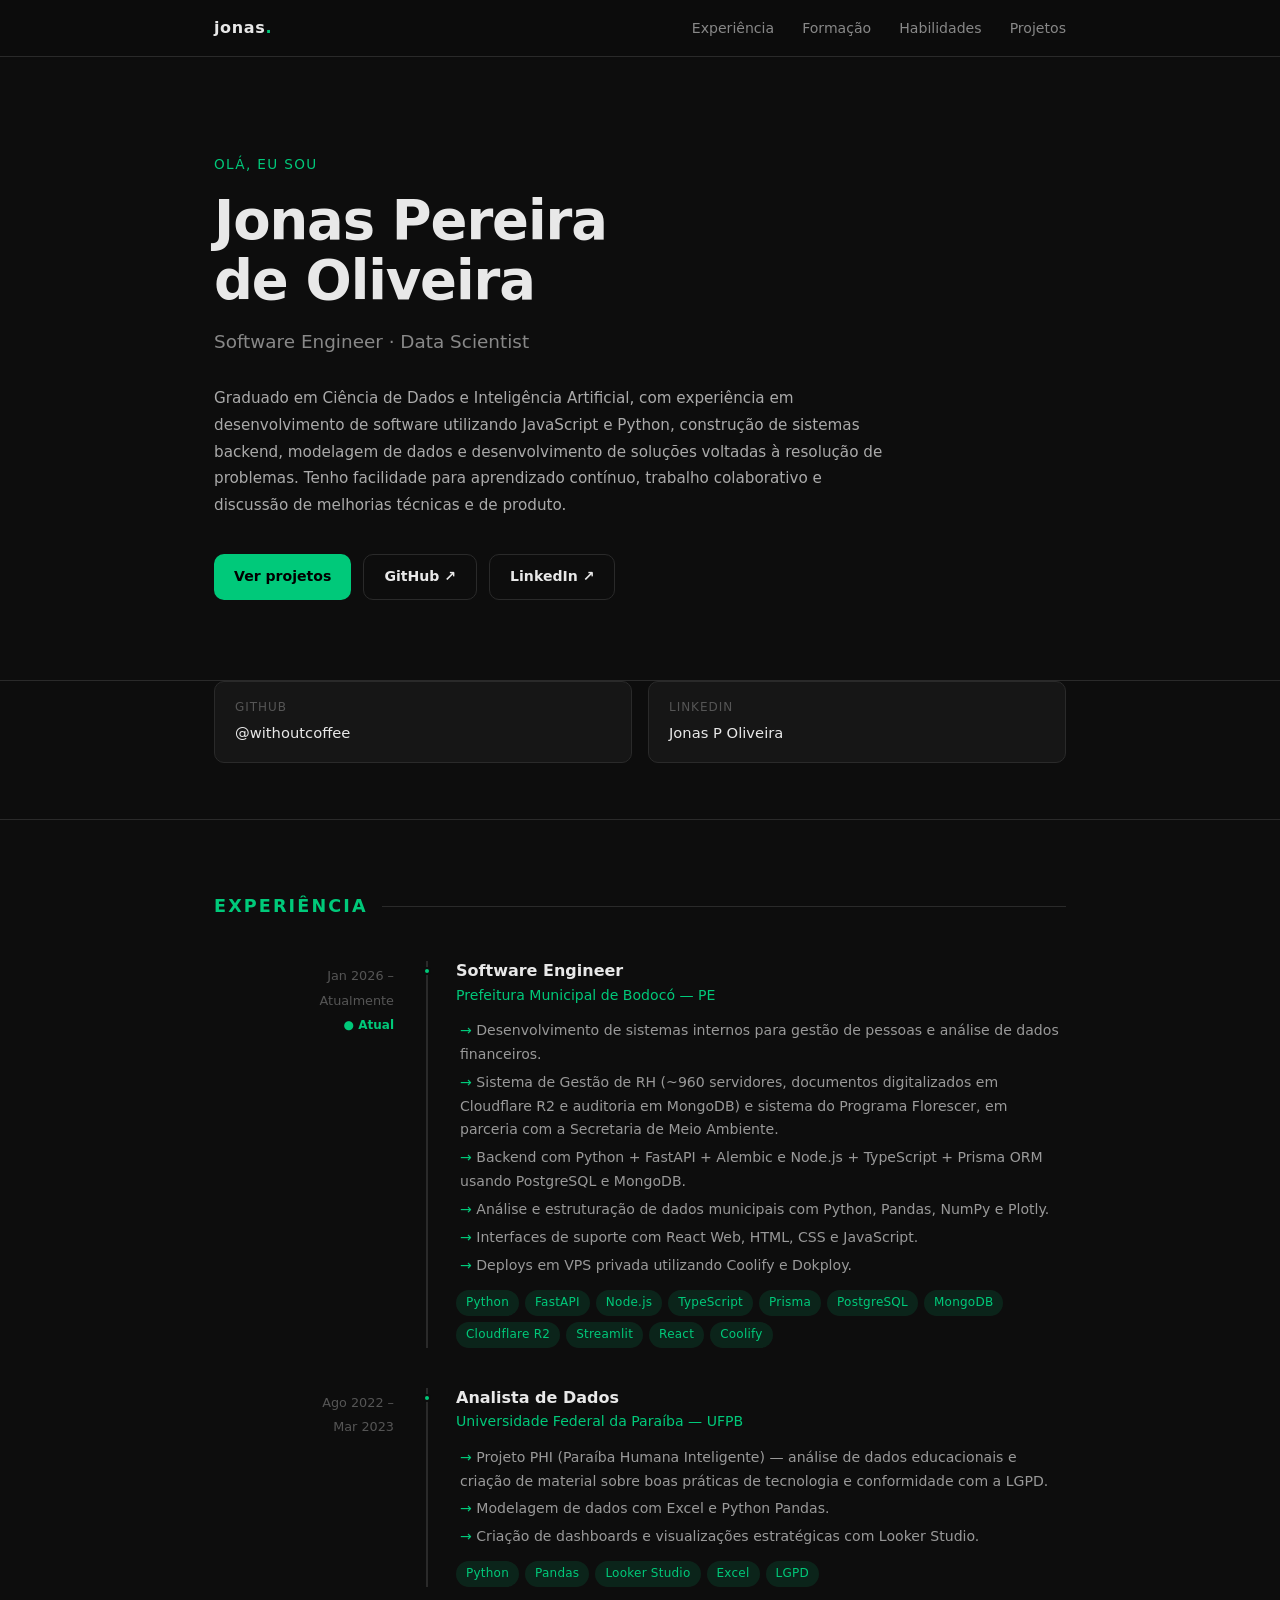
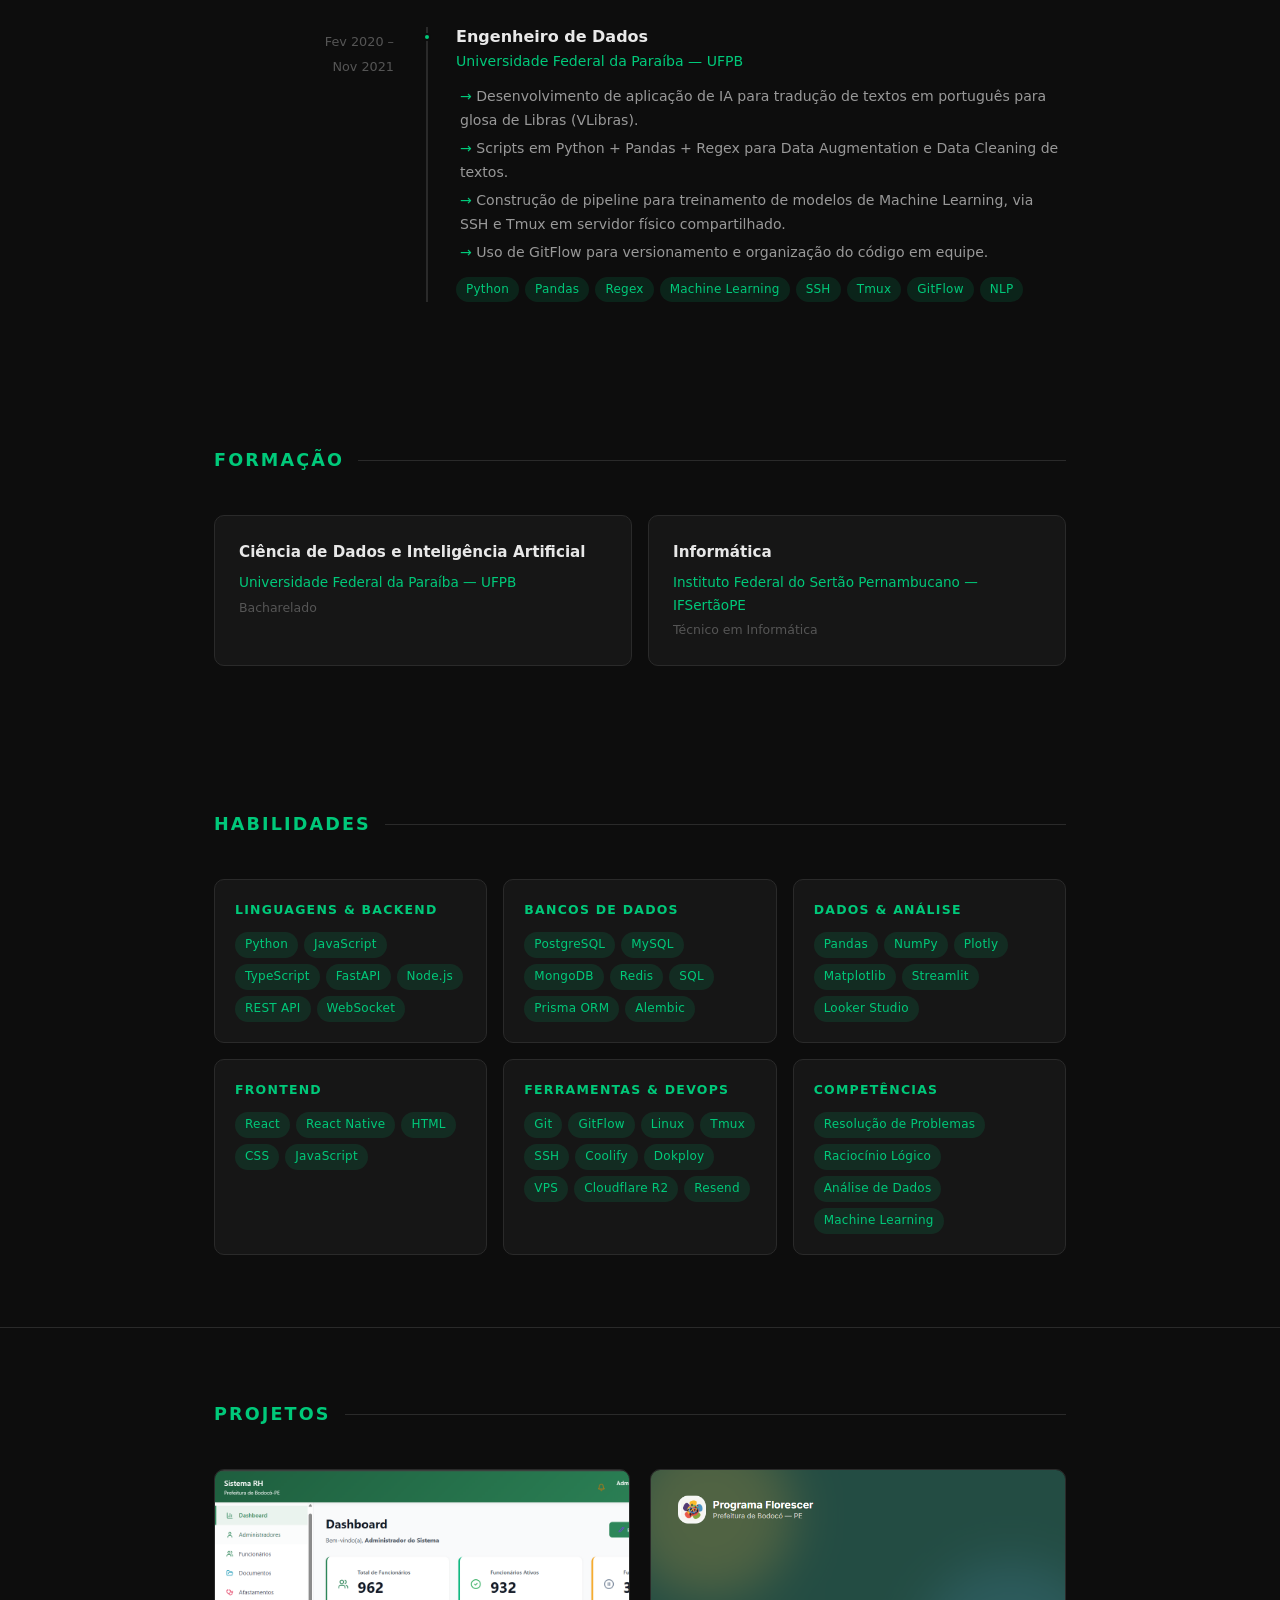
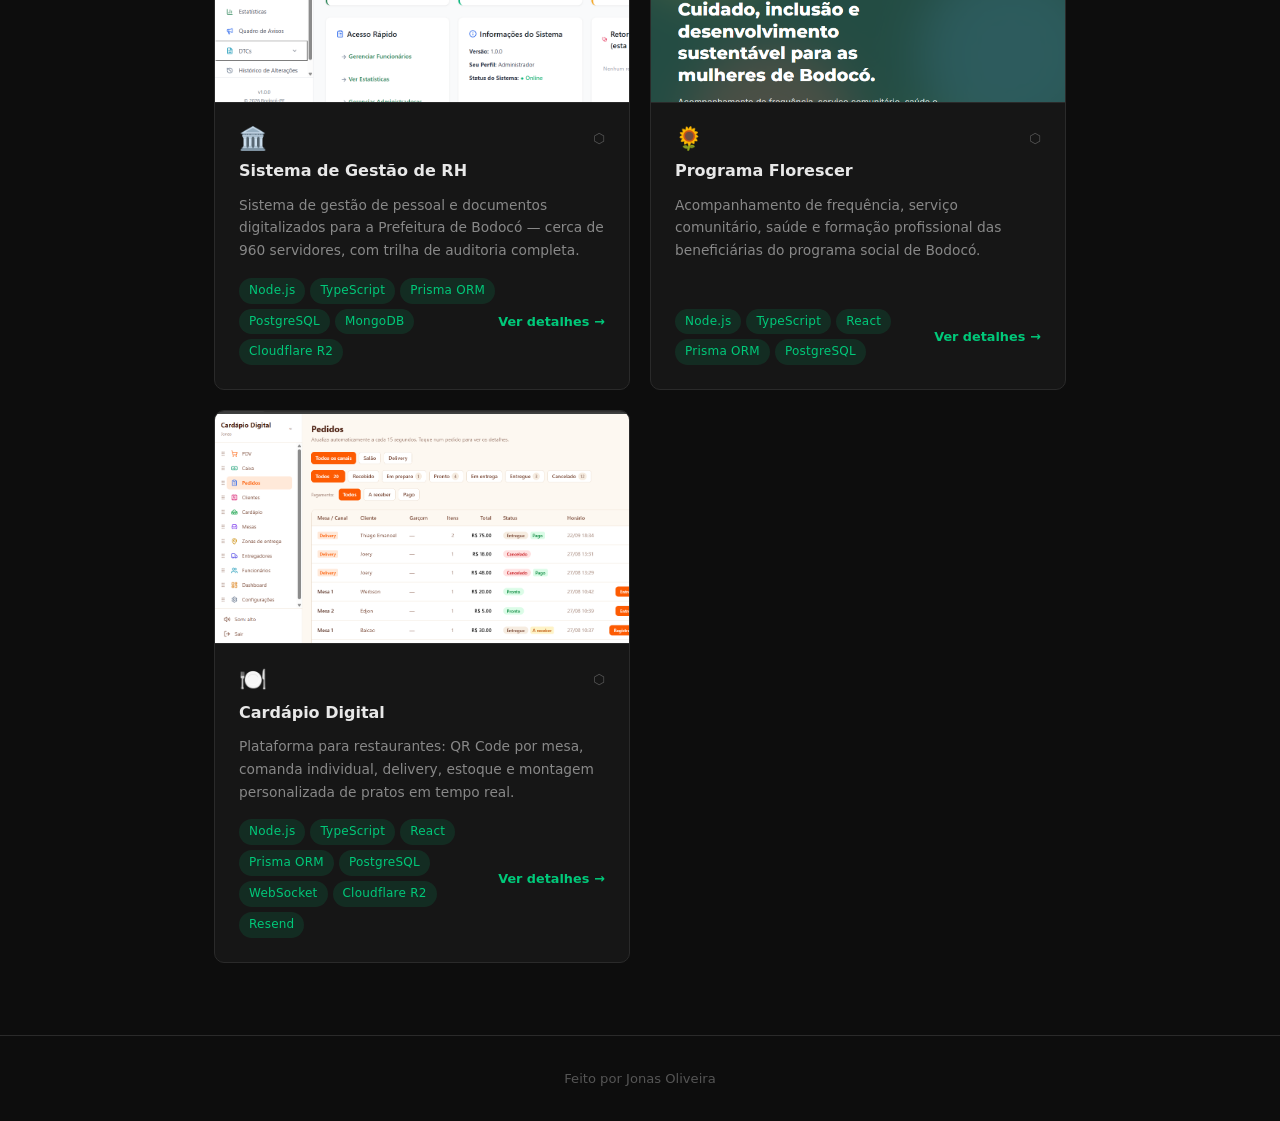
<file: index.html>
<!doctype html>
<html lang="pt-BR">
  <head>
    <meta charset="UTF-8" />
    <meta name="viewport" content="width=device-width, initial-scale=1.0" />
    <meta
      name="description"
      content="Jonas Pereira de Oliveira — Software Engineer & Data Scientist. Portfólio e currículo."
    />
    <meta name="author" content="Jonas Pereira de Oliveira" />
    <title>Jonas Oliveira — Software Engineer</title>
    <link rel="stylesheet" href="css/styles.css" />
  </head>
  <body>
    <!-- ===== NAV ===== -->
    <nav>
      <div class="nav-inner">
        <span class="nav-logo">jonas<span>.</span></span>
        <ul class="nav-links">
          <li><a href="#experience">Experiência</a></li>
          <li><a href="#education">Formação</a></li>
          <li><a href="#skills">Habilidades</a></li>
          <li><a href="#projects">Projetos</a></li>
        </ul>
      </div>
    </nav>

    <!-- ===== HERO ===== -->
    <section id="hero">
      <div class="container">
        <p class="hero-eyebrow">Olá, eu sou</p>
        <h1 class="hero-name">Jonas Pereira<br />de Oliveira</h1>
        <p class="hero-title">Software Engineer · Data Scientist</p>
        <p class="hero-about">
          Graduado em Ciência de Dados e Inteligência Artificial, com
          experiência em desenvolvimento de software utilizando JavaScript e
          Python, construção de sistemas backend, modelagem de dados e
          desenvolvimento de soluções voltadas à resolução de problemas. Tenho
          facilidade para aprendizado contínuo, trabalho colaborativo e
          discussão de melhorias técnicas e de produto.
        </p>
        <div class="hero-links">
          <a class="btn btn-primary" href="#projects">Ver projetos</a>
          <a
            class="btn btn-outline"
            href="https://github.com/withoutcoffee"
            target="_blank"
            rel="noopener"
          >
            GitHub ↗
          </a>
          <a
            class="btn btn-outline"
            href="https://www.linkedin.com/in/jonas-p-oliveira"
            target="_blank"
            rel="noopener"
          >
            LinkedIn ↗
          </a>
        </div>
      </div>
    </section>

    <!-- ===== CONTATO ===== -->
    <section id="contact" style="padding-top: 0; padding-bottom: 56px">
      <div class="container">
        <div class="contact-grid">
          <div class="contact-item">
            <span class="contact-label">GitHub</span>
            <span class="contact-value">
              <a
                href="https://github.com/withoutcoffee"
                target="_blank"
                rel="noopener"
                >@withoutcoffee</a
              >
            </span>
          </div>
          <div class="contact-item">
            <span class="contact-label">LinkedIn</span>
            <span class="contact-value">
              <a
                href="https://www.linkedin.com/in/jonas-p-oliveira"
                target="_blank"
                rel="noopener"
                >Jonas P Oliveira</a
              >
            </span>
          </div>
        </div>
      </div>
    </section>

    <!-- ===== EXPERIÊNCIA ===== -->
    <section id="experience" style="border-top: 1px solid var(--border)">
      <div class="container">
        <h2 class="section-title">Experiência</h2>
        <div id="experience-timeline" class="timeline">
          <!-- renderizado por js/main.js a partir de js/experience.js -->
        </div>
      </div>
    </section>

    <!-- ===== FORMAÇÃO ===== -->
    <section id="education">
      <div class="container">
        <h2 class="section-title">Formação</h2>
        <div id="education-grid" class="edu-grid">
          <!-- renderizado por js/main.js a partir de js/education.js -->
        </div>
      </div>
    </section>

    <!-- ===== HABILIDADES ===== -->
    <section id="skills">
      <div class="container">
        <h2 class="section-title">Habilidades</h2>
        <div class="skills-grid">
          <div class="skill-card">
            <p class="skill-category">Linguagens & Backend</p>
            <div class="skill-items">
              <span class="tag">Python</span>
              <span class="tag">JavaScript</span>
              <span class="tag">TypeScript</span>
              <span class="tag">FastAPI</span>
              <span class="tag">Node.js</span>
              <span class="tag">REST API</span>
              <span class="tag">WebSocket</span>
            </div>
          </div>

          <div class="skill-card">
            <p class="skill-category">Bancos de Dados</p>
            <div class="skill-items">
              <span class="tag">PostgreSQL</span>
              <span class="tag">MySQL</span>
              <span class="tag">MongoDB</span>
              <span class="tag">Redis</span>
              <span class="tag">SQL</span>
              <span class="tag">Prisma ORM</span>
              <span class="tag">Alembic</span>
            </div>
          </div>

          <div class="skill-card">
            <p class="skill-category">Dados & Análise</p>
            <div class="skill-items">
              <span class="tag">Pandas</span>
              <span class="tag">NumPy</span>
              <span class="tag">Plotly</span>
              <span class="tag">Matplotlib</span>
              <span class="tag">Streamlit</span>
              <span class="tag">Looker Studio</span>
            </div>
          </div>

          <div class="skill-card">
            <p class="skill-category">Frontend</p>
            <div class="skill-items">
              <span class="tag">React</span>
              <span class="tag">React Native</span>
              <span class="tag">HTML</span>
              <span class="tag">CSS</span>
              <span class="tag">JavaScript</span>
            </div>
          </div>

          <div class="skill-card">
            <p class="skill-category">Ferramentas & DevOps</p>
            <div class="skill-items">
              <span class="tag">Git</span>
              <span class="tag">GitFlow</span>
              <span class="tag">Linux</span>
              <span class="tag">Tmux</span>
              <span class="tag">SSH</span>
              <span class="tag">Coolify</span>
              <span class="tag">Dokploy</span>
              <span class="tag">VPS</span>
              <span class="tag">Cloudflare R2</span>
              <span class="tag">Resend</span>
            </div>
          </div>

          <div class="skill-card">
            <p class="skill-category">Competências</p>
            <div class="skill-items">
              <span class="tag">Resolução de Problemas</span>
              <span class="tag">Raciocínio Lógico</span>
              <span class="tag">Análise de Dados</span>
              <span class="tag">Machine Learning</span>
            </div>
          </div>
        </div>
      </div>
    </section>

    <!-- ===== PROJETOS ===== -->
    <section id="projects">
      <div class="container">
        <h2 class="section-title">Projetos</h2>
        <div id="projects-grid" class="projects-grid">
          <!-- renderizado por js/main.js a partir de js/projects.js -->
        </div>
      </div>
    </section>

    <!-- ===== FOOTER ===== -->
    <footer>
      <div class="container">
        <p>
          Feito por
          <a
            href="https://github.com/withoutcoffee"
            target="_blank"
            rel="noopener"
            >Jonas Oliveira</a
          >
        </p>
      </div>
    </footer>

    <script src="js/experience.js"></script>
    <script src="js/education.js"></script>
    <script src="js/projects.js"></script>
    <script src="js/main.js"></script>
  </body>
</html>
</file>
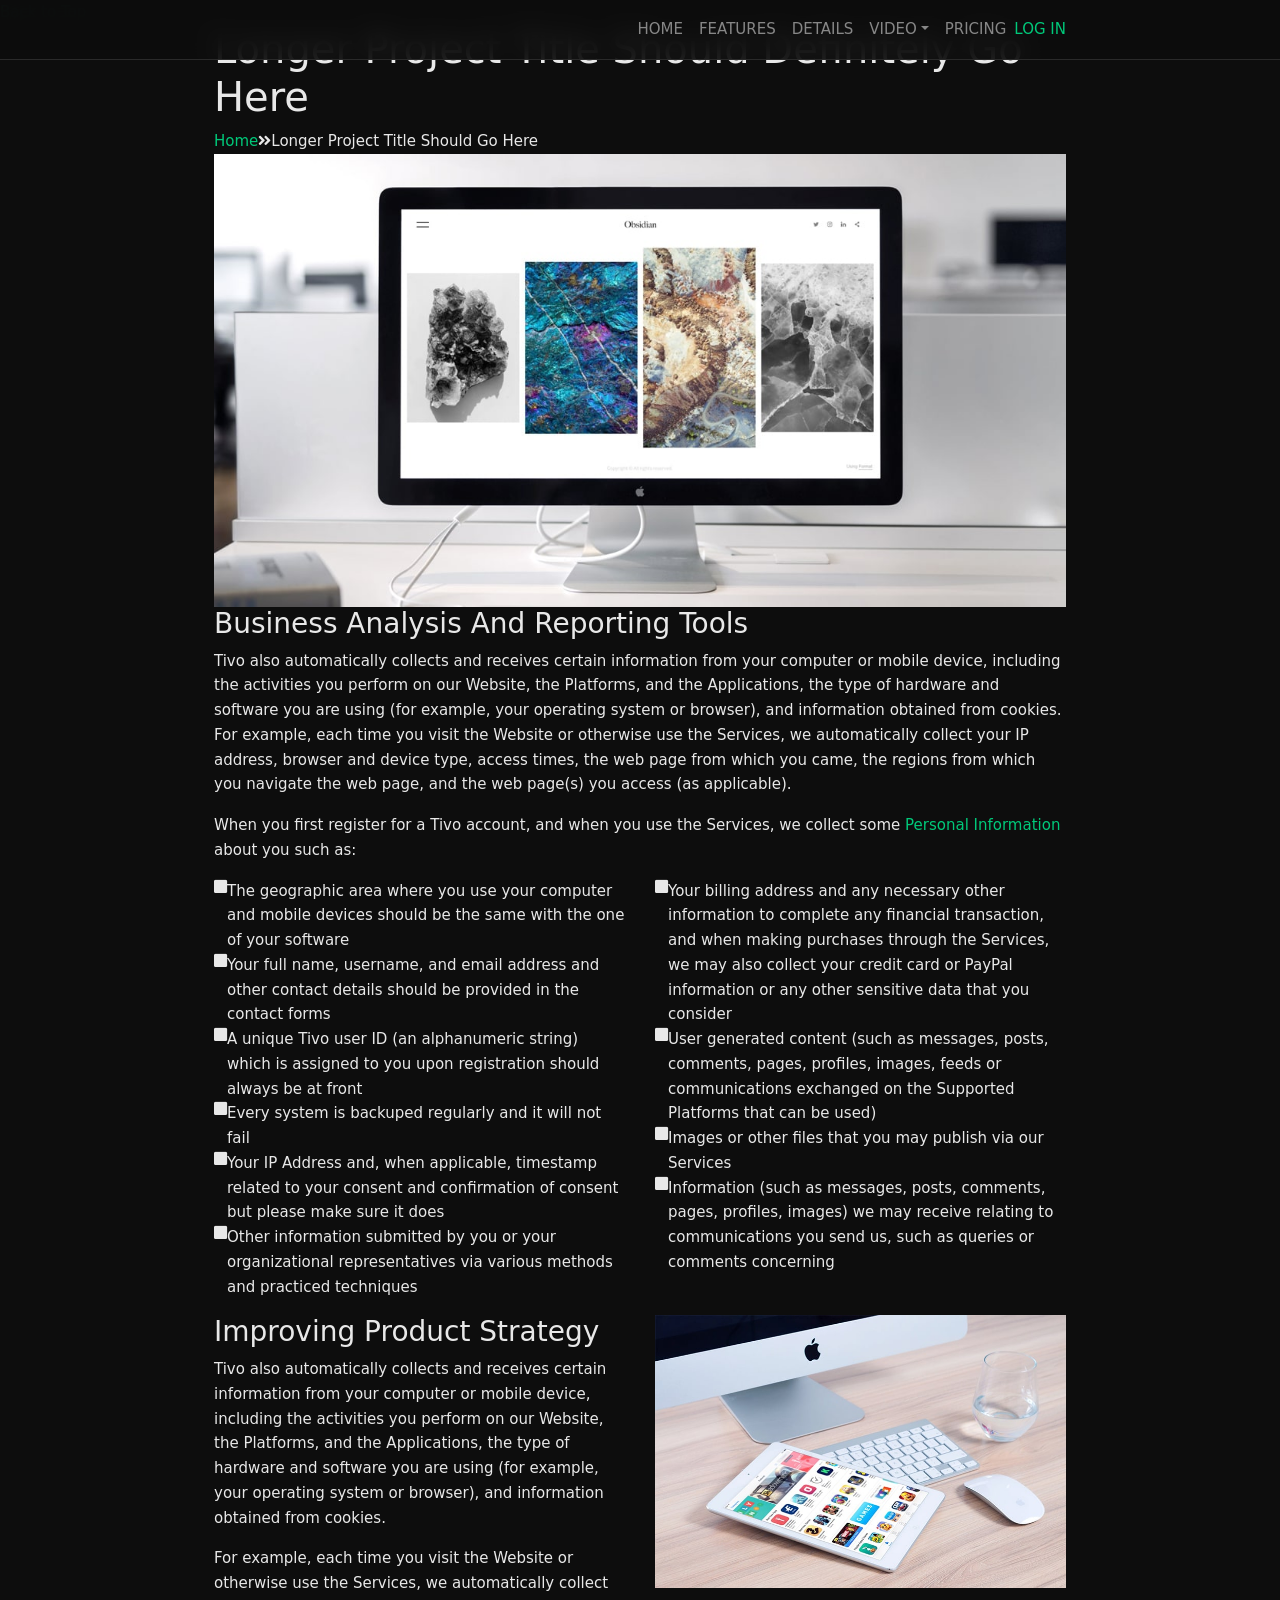
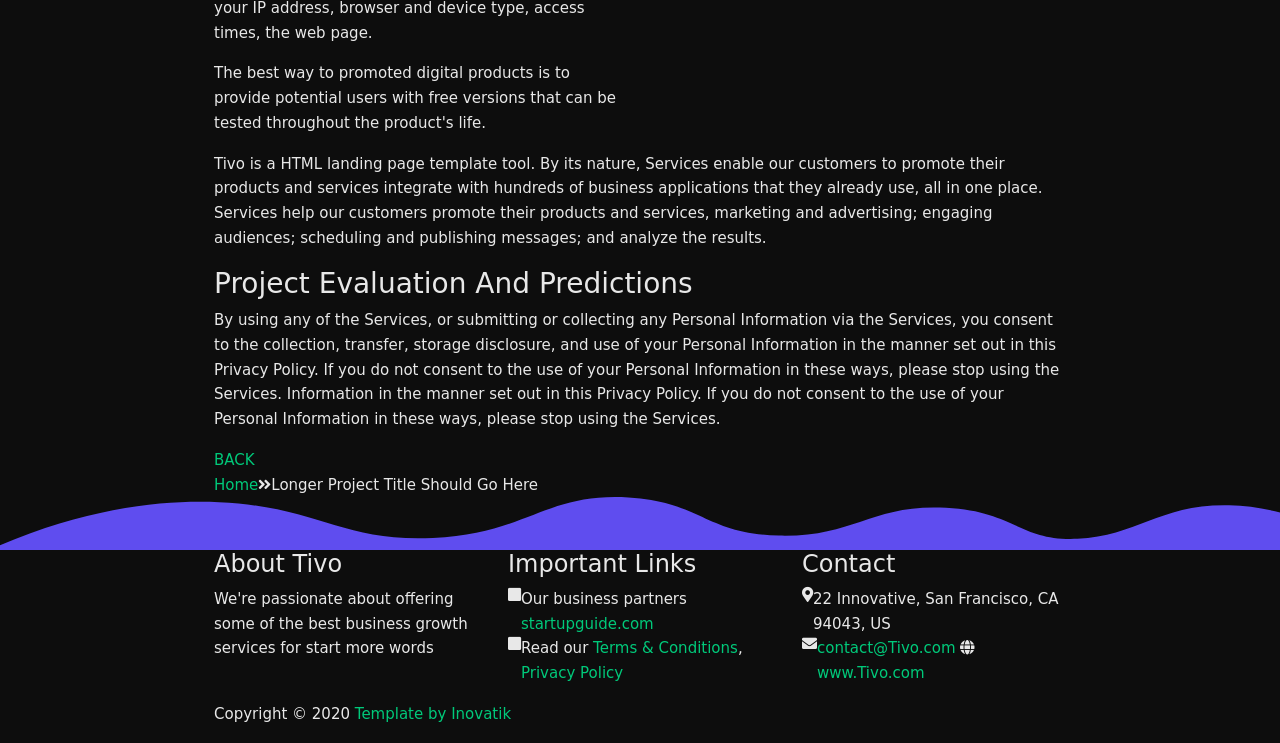
<file: article-details.html>
<!DOCTYPE html>
<html lang="en">
<head>
    <meta charset="utf-8">
    <meta name="viewport" content="width=device-width, initial-scale=1, shrink-to-fit=no">
    
    <!-- SEO Meta Tags -->
    <meta name="description" content="Tivo is a HTML landing page template built with Bootstrap to help you crate engaging presentations for SaaS apps and convert visitors into users.">
    <meta name="author" content="Inovatik">

    <!-- OG Meta Tags to improve the way the post looks when you share the page on LinkedIn, Facebook, Google+ -->
	<meta property="og:site_name" content="" /> <!-- website name -->
	<meta property="og:site" content="" /> <!-- website link -->
	<meta property="og:title" content=""/> <!-- title shown in the actual shared post -->
	<meta property="og:description" content="" /> <!-- description shown in the actual shared post -->
	<meta property="og:image" content="" /> <!-- image link, make sure it's jpg -->
	<meta property="og:url" content="" /> <!-- where do you want your post to link to -->
	<meta property="og:type" content="article" />

    <!-- Website Title -->
    <title>Article Details - Tivo - SaaS App HTML Landing Page Template</title>
    
    <!-- Styles -->
    <link href="https://fonts.googleapis.com/css?family=Open+Sans:400,400i,700&display=swap&subset=latin-ext" rel="stylesheet">
    <link href="css/bootstrap.css" rel="stylesheet">
    <link href="css/fontawesome-all.css" rel="stylesheet">
    <link href="css/swiper.css" rel="stylesheet">
	<link href="css/magnific-popup.css" rel="stylesheet">
    <link href="css/styles.css" rel="stylesheet">
	
	<!-- Favicon  -->
    <link rel="icon" href="images/favicon.png">
</head>
<body data-spy="scroll" data-target=".fixed-top">
    
    <!-- Preloader -->
	<div class="spinner-wrapper">
        <div class="spinner">
            <div class="bounce1"></div>
            <div class="bounce2"></div>
            <div class="bounce3"></div>
        </div>
    </div>
    <!-- end of preloader -->
    

    <!-- Navigation -->
    <nav class="navbar navbar-expand-lg navbar-dark navbar-custom fixed-top">
        <div class="container">

            <!-- Text Logo - Use this if you don't have a graphic logo -->
            <!-- <a class="navbar-brand logo-text page-scroll" href="index.html">Tivo</a> -->

            <!-- Image Logo -->
            <a class="navbar-brand logo-image" href="index.html"><img src="images/logo.svg" alt="alternative"></a> 
            
            <!-- Mobile Menu Toggle Button -->
            <button class="navbar-toggler" type="button" data-toggle="collapse" data-target="#navbarsExampleDefault" aria-controls="navbarsExampleDefault" aria-expanded="false" aria-label="Toggle navigation">
                <span class="navbar-toggler-awesome fas fa-bars"></span>
                <span class="navbar-toggler-awesome fas fa-times"></span>
            </button>
            <!-- end of mobile menu toggle button -->

            <div class="collapse navbar-collapse" id="navbarsExampleDefault">
                <ul class="navbar-nav ml-auto">
                    <li class="nav-item">
                        <a class="nav-link page-scroll" href="index.html#header">HOME <span class="sr-only">(current)</span></a>
                    </li>
                    <li class="nav-item">
                        <a class="nav-link page-scroll" href="index.html#features">FEATURES</a>
                    </li>
                    <li class="nav-item">
                        <a class="nav-link page-scroll" href="index.html#details">DETAILS</a>
                    </li>

                    <!-- Dropdown Menu -->          
                    <li class="nav-item dropdown">
                        <a class="nav-link dropdown-toggle page-scroll" href="index.html#video" id="navbarDropdown" role="button" aria-haspopup="true" aria-expanded="false">VIDEO</a>
                        <div class="dropdown-menu" aria-labelledby="navbarDropdown">
                            <a class="dropdown-item" href="article-details.html"><span class="item-text">ARTICLE DETAILS</span></a>
                            <div class="dropdown-items-divide-hr"></div>
                            <a class="dropdown-item" href="terms-conditions.html"><span class="item-text">TERMS CONDITIONS</span></a>
                            <div class="dropdown-items-divide-hr"></div>
                            <a class="dropdown-item" href="privacy-policy.html"><span class="item-text">PRIVACY POLICY</span></a>
                        </div>
                    </li>
                    <!-- end of dropdown menu -->

                    <li class="nav-item">
                        <a class="nav-link page-scroll" href="index.html#pricing">PRICING</a>
                    </li>
                </ul>
                <span class="nav-item">
                    <a class="btn-outline-sm" href="log-in.html">LOG IN</a>
                </span>
            </div>
        </div> <!-- end of container -->
    </nav> <!-- end of navbar -->
    <!-- end of navigation -->


    <!-- Header -->
    <header id="header" class="ex-header">
        <div class="container">
            <div class="row">
                <div class="col-md-12">
                    <h1>Longer Project Title Should Definitely Go Here</h1>
                </div> <!-- end of col -->
            </div> <!-- end of row -->
        </div> <!-- end of container -->
    </header> <!-- end of ex-header -->
    <!-- end of header -->


    <!-- Breadcrumbs -->
    <div class="ex-basic-1">
        <div class="container">
            <div class="row">
                <div class="col-lg-12">
                    <div class="breadcrumbs">
                        <a href="index.html">Home</a><i class="fa fa-angle-double-right"></i><span>Longer Project Title Should Go Here</span>
                    </div> <!-- end of breadcrumbs -->
                </div> <!-- end of col -->
            </div> <!-- end of row -->
        </div> <!-- end of container -->
    </div> <!-- end of ex-basic-1 -->
    <!-- end of breadcrumbs -->


    <!-- Privacy Content -->
    <div class="ex-basic-2">
        <div class="container">
            <div class="row">
                <div class="col-lg-12">
                    <div class="image-container-large">
                        <img class="img-fluid" src="images/article-details-large.jpg" alt="alternative">
                    </div> <!-- end of image-container-large -->
                    <div class="text-container">
                        <h3>Business Analysis And Reporting Tools</h3>
                        <p>Tivo also automatically collects and receives certain information from your computer or mobile device, including the activities you perform on our Website, the Platforms, and the Applications, the type of hardware and software you are using (for example, your operating system or browser), and information obtained from cookies. For example, each time you visit the Website or otherwise use the Services, we automatically collect your IP address, browser and device type, access times, the web page from which you came, the regions from which you navigate the web page, and the web page(s) you access (as applicable).</p>
                        <p>When you first register for a Tivo account, and when you use the Services, we collect some <a class="blue" href="#your-link">Personal Information</a> about you such as:</p>
                        <div class="row">
                            <div class="col-md-6">
                                <ul class="list-unstyled li-space-lg indent">
                                    <li class="media">
                                        <i class="fas fa-square"></i>
                                        <div class="media-body">The geographic area where you use your computer and mobile devices should be the same with the one of your software</div>
                                    </li>
                                    <li class="media">
                                        <i class="fas fa-square"></i>
                                        <div class="media-body">Your full name, username, and email address and other contact details should be provided in the contact forms</div>
                                    </li>
                                    <li class="media">
                                        <i class="fas fa-square"></i>
                                        <div class="media-body">A unique Tivo user ID (an alphanumeric string) which is assigned to you upon registration should always be at front</div>
                                    </li>
                                    <li class="media">
                                        <i class="fas fa-square"></i>
                                        <div class="media-body">Every system is backuped regularly and it will not fail</div>
                                    </li>
                                    <li class="media">
                                        <i class="fas fa-square"></i>
                                        <div class="media-body">Your IP Address and, when applicable, timestamp related to your consent and confirmation of consent but please make sure it does</div>
                                    </li>
                                    <li class="media">
                                        <i class="fas fa-square"></i>
                                        <div class="media-body">Other information submitted by you or your organizational representatives via various methods and practiced techniques</div>
                                    </li>
                                </ul>
                            </div> <!-- end of col -->

                            <div class="col-md-6">
                                <ul class="list-unstyled li-space-lg indent">
                                    <li class="media">
                                        <i class="fas fa-square"></i>
                                        <div class="media-body">Your billing address and any necessary other information to complete any financial transaction, and when making purchases through the Services, we may also collect your credit card or PayPal information or any other sensitive data that you consider</div>
                                    </li>
                                    <li class="media">
                                        <i class="fas fa-square"></i>
                                        <div class="media-body">User generated content (such as messages, posts, comments, pages, profiles, images, feeds or communications exchanged on the Supported Platforms that can be used)</div>
                                    </li>
                                    <li class="media">
                                        <i class="fas fa-square"></i>
                                        <div class="media-body">Images or other files that you may publish via our Services</div>
                                    </li>
                                    <li class="media">
                                        <i class="fas fa-square"></i>
                                        <div class="media-body">Information (such as messages, posts, comments, pages, profiles, images) we may receive relating to communications you send us, such as queries or comments concerning</div>
                                    </li>
                                </ul>
                            </div> <!-- end of col -->
                        </div> <!-- end of row -->
                    </div> <!-- end of text-container-->
                    
                    <div class="text-container">
                        <div class="row">
                            <div class="col-md-6">
                                <h3>Improving Product Strategy</h3>
                                <p>Tivo also automatically collects and receives certain information from your computer or mobile device, including the activities you perform on our Website, the Platforms, and the Applications, the type of hardware and software you are using (for example, your operating system or browser), and information obtained from cookies.</p>
                                <p>For example, each time you visit the Website or otherwise use the Services, we automatically collect your IP address, browser and device type, access times, the web page.</p>
                                <p>The best way to promoted digital products is to provide potential users with free versions that can be tested throughout the product's life.</p>
                            </div> <!-- end of col -->
                            <div class="col-md-6">
                                <div class="image-container-small">
                                    <img class="img-fluid" src="images/article-details-small.jpg" alt="alternative">
                                </div> <!-- end of image-container-small -->
                            </div> <!-- end of col -->
                        </div> <!-- end of row -->
                    </div> <!-- end of text-container -->

                    <div class="text-container dark">
                        <p class="testimonial-text">Tivo is a HTML landing page template tool. By its nature, Services enable our customers to promote their products and services integrate with hundreds of business applications that they already use, all in one place. Services help our customers promote their products and services, marketing and advertising; engaging audiences; scheduling and publishing messages; and analyze the results.</p>
                    </div> <!-- end of text container -->

                    <div class="text-container last">
                        <h3>Project Evaluation And Predictions</h3>
					    <p>By using any of the Services, or submitting or collecting any Personal Information via the Services, you consent to the collection, transfer, storage disclosure, and use of your Personal Information in the manner set out in this Privacy Policy. If you do not consent to the use of your Personal Information in these ways, please stop using the Services. Information in the manner set out in this Privacy Policy. If you do not consent to the use of your Personal Information in these ways, please stop using the Services.</p>
                    </div> <!-- end of text-container -->
                    <a class="btn-outline-reg" href="index.html">BACK</a>
                </div> <!-- end of col-->
            </div> <!-- end of row -->
        </div> <!-- end of container -->
    </div> <!-- end of ex-basic-2 -->
    <!-- end of privacy content -->


    <!-- Breadcrumbs -->
    <div class="ex-basic-1">
        <div class="container">
            <div class="row">
                <div class="col-lg-12">
                    <div class="breadcrumbs">
                        <a href="index.html">Home</a><i class="fa fa-angle-double-right"></i><span>Longer Project Title Should Go Here</span>
                    </div> <!-- end of breadcrumbs -->
                </div> <!-- end of col -->
            </div> <!-- end of row -->
        </div> <!-- end of container -->
    </div> <!-- end of ex-basic-1 -->
    <!-- end of breadcrumbs -->

    
    <!-- Footer -->
    <svg class="ex-footer-frame" data-name="Layer 2" xmlns="http://www.w3.org/2000/svg" preserveAspectRatio="none" viewBox="0 0 1920 79"><defs><style>.cls-2{fill:#5f4def;}</style></defs><title>footer-frame</title><path class="cls-2" d="M0,72.427C143,12.138,255.5,4.577,328.644,7.943c147.721,6.8,183.881,60.242,320.83,53.737,143-6.793,167.826-68.128,293-60.9,109.095,6.3,115.68,54.364,225.251,57.319,113.58,3.064,138.8-47.711,251.189-41.8,104.012,5.474,109.713,50.4,197.369,46.572,89.549-3.91,124.375-52.563,227.622-50.155A338.646,338.646,0,0,1,1920,23.467V79.75H0V72.427Z" transform="translate(0 -0.188)"/></svg>
    <div class="footer">
        <div class="container">
            <div class="row">
                <div class="col-md-4">
                    <div class="footer-col first">
                        <h4>About Tivo</h4>
                        <p class="p-small">We're passionate about offering some of the best business growth services for start more words</p>
                    </div>
                </div> <!-- end of col -->
                <div class="col-md-4">
                    <div class="footer-col middle">
                        <h4>Important Links</h4>
                        <ul class="list-unstyled li-space-lg p-small">
                            <li class="media">
                                <i class="fas fa-square"></i>
                                <div class="media-body">Our business partners <a class="white" href="#your-link">startupguide.com</a></div>
                            </li>
                            <li class="media">
                                <i class="fas fa-square"></i>
                                <div class="media-body">Read our <a class="white" href="terms-conditions.html">Terms & Conditions</a>, <a class="white" href="privacy-policy.html">Privacy Policy</a></div>
                            </li>
                        </ul>
                    </div>
                </div> <!-- end of col -->
                <div class="col-md-4">
                    <div class="footer-col last">
                        <h4>Contact</h4>
                        <ul class="list-unstyled li-space-lg p-small">
                            <li class="media">
                                <i class="fas fa-map-marker-alt"></i>
                                <div class="media-body">22 Innovative, San Francisco, CA 94043, US</div>
                            </li>
                            <li class="media">
                                <i class="fas fa-envelope"></i>
                                <div class="media-body"><a class="white" href="mailto:contact@Tivo.com">contact@Tivo.com</a> <i class="fas fa-globe"></i><a class="white" href="#your-link">www.Tivo.com</a></div>
                            </li>
                        </ul>
                    </div> 
                </div> <!-- end of col -->
            </div> <!-- end of row -->
        </div> <!-- end of container -->
    </div> <!-- end of footer -->  
    <!-- end of footer -->


    <!-- Copyright -->
    <div class="copyright">
        <div class="container">
            <div class="row">
                <div class="col-lg-12">
                    <p class="p-small">Copyright © 2020 <a href="https://inovatik.com">Template by Inovatik</a></p>
                </div> <!-- end of col -->
            </div> <!-- enf of row -->
        </div> <!-- end of container -->
    </div> <!-- end of copyright --> 
    <!-- end of copyright -->
    
    	
    <!-- Scripts -->
    <script src="js/jquery.min.js"></script> <!-- jQuery for Bootstrap's JavaScript plugins -->
    <script src="js/popper.min.js"></script> <!-- Popper tooltip library for Bootstrap -->
    <script src="js/bootstrap.min.js"></script> <!-- Bootstrap framework -->
    <script src="js/jquery.easing.min.js"></script> <!-- jQuery Easing for smooth scrolling between anchors -->
    <script src="js/swiper.min.js"></script> <!-- Swiper for image and text sliders -->
    <script src="js/jquery.magnific-popup.js"></script> <!-- Magnific Popup for lightboxes -->
    <script src="js/validator.min.js"></script> <!-- Validator.js - Bootstrap plugin that validates forms -->
    <script src="js/scripts.js"></script> <!-- Custom scripts -->
</body>
</html>
</file>
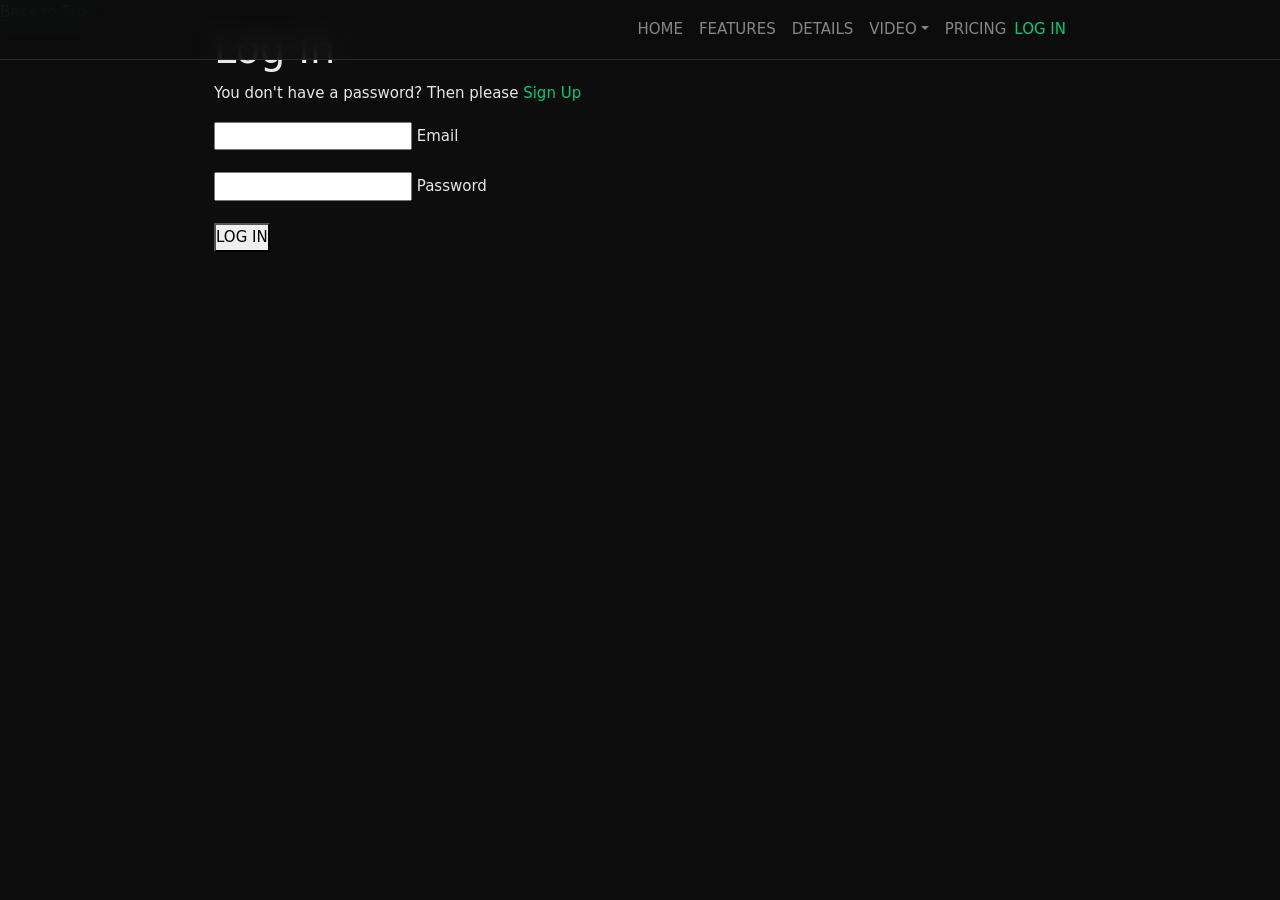
<file: log-in.html>
<!DOCTYPE html>
<html lang="en">
<head>
    <meta charset="utf-8">
    <meta name="viewport" content="width=device-width, initial-scale=1, shrink-to-fit=no">
    
    <!-- SEO Meta Tags -->
    <meta name="description" content="Tivo is a HTML landing page template built with Bootstrap to help you crate engaging presentations for SaaS apps and convert visitors into users.">
    <meta name="author" content="Inovatik">

    <!-- OG Meta Tags to improve the way the post looks when you share the page on LinkedIn, Facebook, Google+ -->
	<meta property="og:site_name" content="" /> <!-- website name -->
	<meta property="og:site" content="" /> <!-- website link -->
	<meta property="og:title" content=""/> <!-- title shown in the actual shared post -->
	<meta property="og:description" content="" /> <!-- description shown in the actual shared post -->
	<meta property="og:image" content="" /> <!-- image link, make sure it's jpg -->
	<meta property="og:url" content="" /> <!-- where do you want your post to link to -->
	<meta property="og:type" content="article" />

    <!-- Website Title -->
    <title>Log In - Tivo - SaaS App HTML Landing Page Template</title>
    
    <!-- Styles -->
    <link href="https://fonts.googleapis.com/css?family=Open+Sans:400,400i,700&display=swap&subset=latin-ext" rel="stylesheet">
    <link href="css/bootstrap.css" rel="stylesheet">
    <link href="css/fontawesome-all.css" rel="stylesheet">
    <link href="css/swiper.css" rel="stylesheet">
	<link href="css/magnific-popup.css" rel="stylesheet">
	<link href="css/styles.css" rel="stylesheet">
	
	<!-- Favicon  -->
    <link rel="icon" href="images/favicon.png">
</head>
<body data-spy="scroll" data-target=".fixed-top">
    
    <!-- Preloader -->
	<div class="spinner-wrapper">
        <div class="spinner">
            <div class="bounce1"></div>
            <div class="bounce2"></div>
            <div class="bounce3"></div>
        </div>
    </div>
    <!-- end of preloader -->
    

    <!-- Navigation -->
    <nav class="navbar navbar-expand-lg navbar-dark navbar-custom fixed-top">
        <div class="container">

            <!-- Text Logo - Use this if you don't have a graphic logo -->
            <!-- <a class="navbar-brand logo-text page-scroll" href="index.html">Tivo</a> -->

            <!-- Image Logo -->
            <a class="navbar-brand logo-image" href="index.html"><img src="images/logo.svg" alt="alternative"></a> 
            
            <!-- Mobile Menu Toggle Button -->
            <button class="navbar-toggler" type="button" data-toggle="collapse" data-target="#navbarsExampleDefault" aria-controls="navbarsExampleDefault" aria-expanded="false" aria-label="Toggle navigation">
                <span class="navbar-toggler-awesome fas fa-bars"></span>
                <span class="navbar-toggler-awesome fas fa-times"></span>
            </button>
            <!-- end of mobile menu toggle button -->

            <div class="collapse navbar-collapse" id="navbarsExampleDefault">
                <ul class="navbar-nav ml-auto">
                    <li class="nav-item">
                        <a class="nav-link page-scroll" href="index.html#header">HOME <span class="sr-only">(current)</span></a>
                    </li>
                    <li class="nav-item">
                        <a class="nav-link page-scroll" href="index.html#features">FEATURES</a>
                    </li>
                    <li class="nav-item">
                        <a class="nav-link page-scroll" href="index.html#details">DETAILS</a>
                    </li>

                    <!-- Dropdown Menu -->          
                    <li class="nav-item dropdown">
                        <a class="nav-link dropdown-toggle page-scroll" href="index.html#video" id="navbarDropdown" role="button" aria-haspopup="true" aria-expanded="false">VIDEO</a>
                        <div class="dropdown-menu" aria-labelledby="navbarDropdown">
                            <a class="dropdown-item" href="article-details.html"><span class="item-text">ARTICLE DETAILS</span></a>
                            <div class="dropdown-items-divide-hr"></div>
                            <a class="dropdown-item" href="terms-conditions.html"><span class="item-text">TERMS CONDITIONS</span></a>
                            <div class="dropdown-items-divide-hr"></div>
                            <a class="dropdown-item" href="privacy-policy.html"><span class="item-text">PRIVACY POLICY</span></a>
                        </div>
                    </li>
                    <!-- end of dropdown menu -->

                    <li class="nav-item">
                        <a class="nav-link page-scroll" href="index.html#pricing">PRICING</a>
                    </li>
                </ul>
                <span class="nav-item">
                    <a class="btn-outline-sm" href="log-in.html">LOG IN</a>
                </span>
            </div>
        </div> <!-- end of container -->
    </nav> <!-- end of navbar -->
    <!-- end of navigation -->


    <!-- Header -->
    <header id="header" class="ex-2-header">
        <div class="container">
            <div class="row">
                <div class="col-lg-12">
                    <h1>Log In</h1>
                   <p>You don't have a password? Then please <a class="white" href="sign-up.html">Sign Up</a></p> 
                    <!-- Sign Up Form -->
                    <div class="form-container">
                        <form id="logInForm" data-toggle="validator" data-focus="false">
                            <div class="form-group">
                                <input type="email" class="form-control-input" id="lemail" required>
                                <label class="label-control" for="lemail">Email</label>
                                <div class="help-block with-errors"></div>
                            </div>
                            <div class="form-group">
                                <input type="text" class="form-control-input" id="lpassword" required>
                                <label class="label-control" for="lpassword">Password</label>
                                <div class="help-block with-errors"></div>
                            </div>
                            <div class="form-group">
                                <button type="submit" class="form-control-submit-button">LOG IN</button>
                            </div>
                            <div class="form-message">
                                <div id="lmsgSubmit" class="h3 text-center hidden"></div>
                            </div>
                        </form>
                    </div> <!-- end of form container -->
                    <!-- end of sign up form -->

                </div> <!-- end of col -->
            </div> <!-- end of row -->
        </div> <!-- end of container -->
    </header> <!-- end of ex-header -->
    <!-- end of header -->


    <!-- Scripts -->
    <script src="js/jquery.min.js"></script> <!-- jQuery for Bootstrap's JavaScript plugins -->
    <script src="js/popper.min.js"></script> <!-- Popper tooltip library for Bootstrap -->
    <script src="js/bootstrap.min.js"></script> <!-- Bootstrap framework -->
    <script src="js/jquery.easing.min.js"></script> <!-- jQuery Easing for smooth scrolling between anchors -->
    <script src="js/swiper.min.js"></script> <!-- Swiper for image and text sliders -->
    <script src="js/jquery.magnific-popup.js"></script> <!-- Magnific Popup for lightboxes -->
    <script src="js/validator.min.js"></script> <!-- Validator.js - Bootstrap plugin that validates forms -->
    <script src="js/scripts.js"></script> <!-- Custom scripts -->
</body>
</html>
</file>
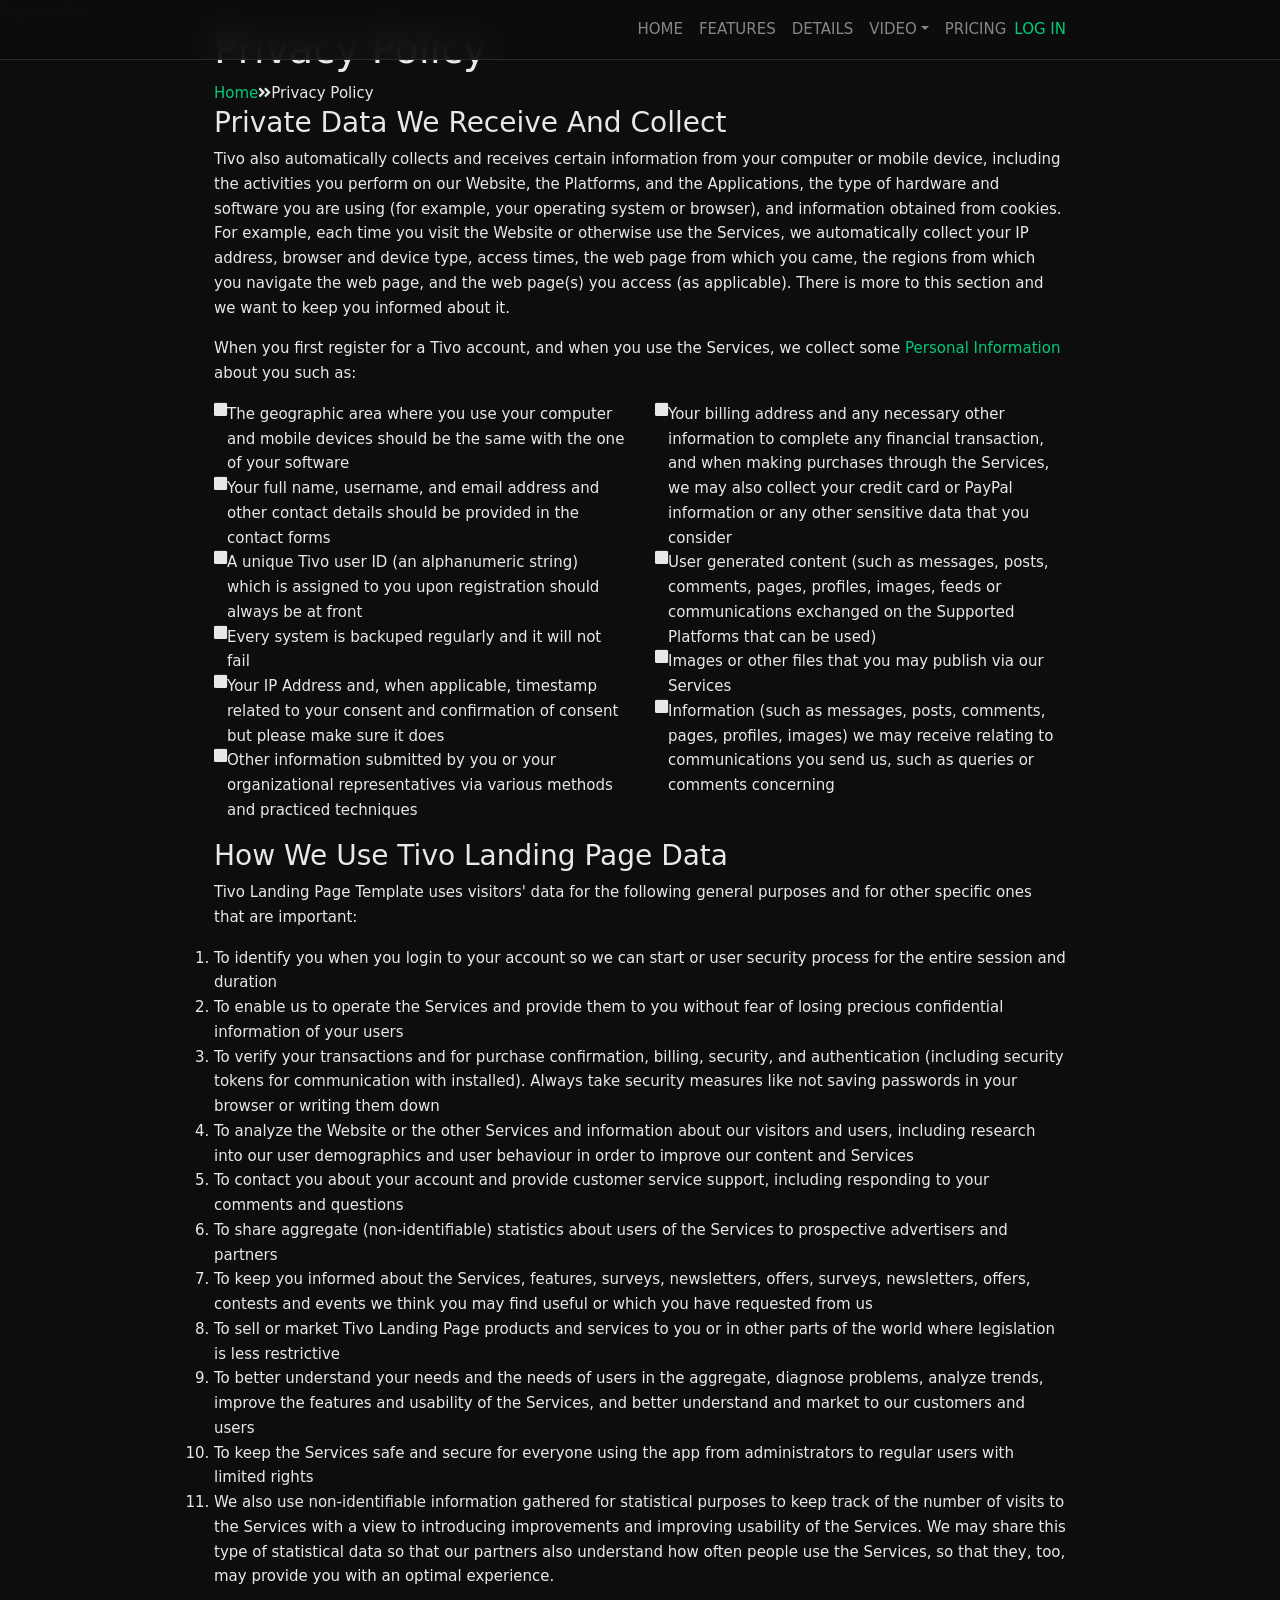
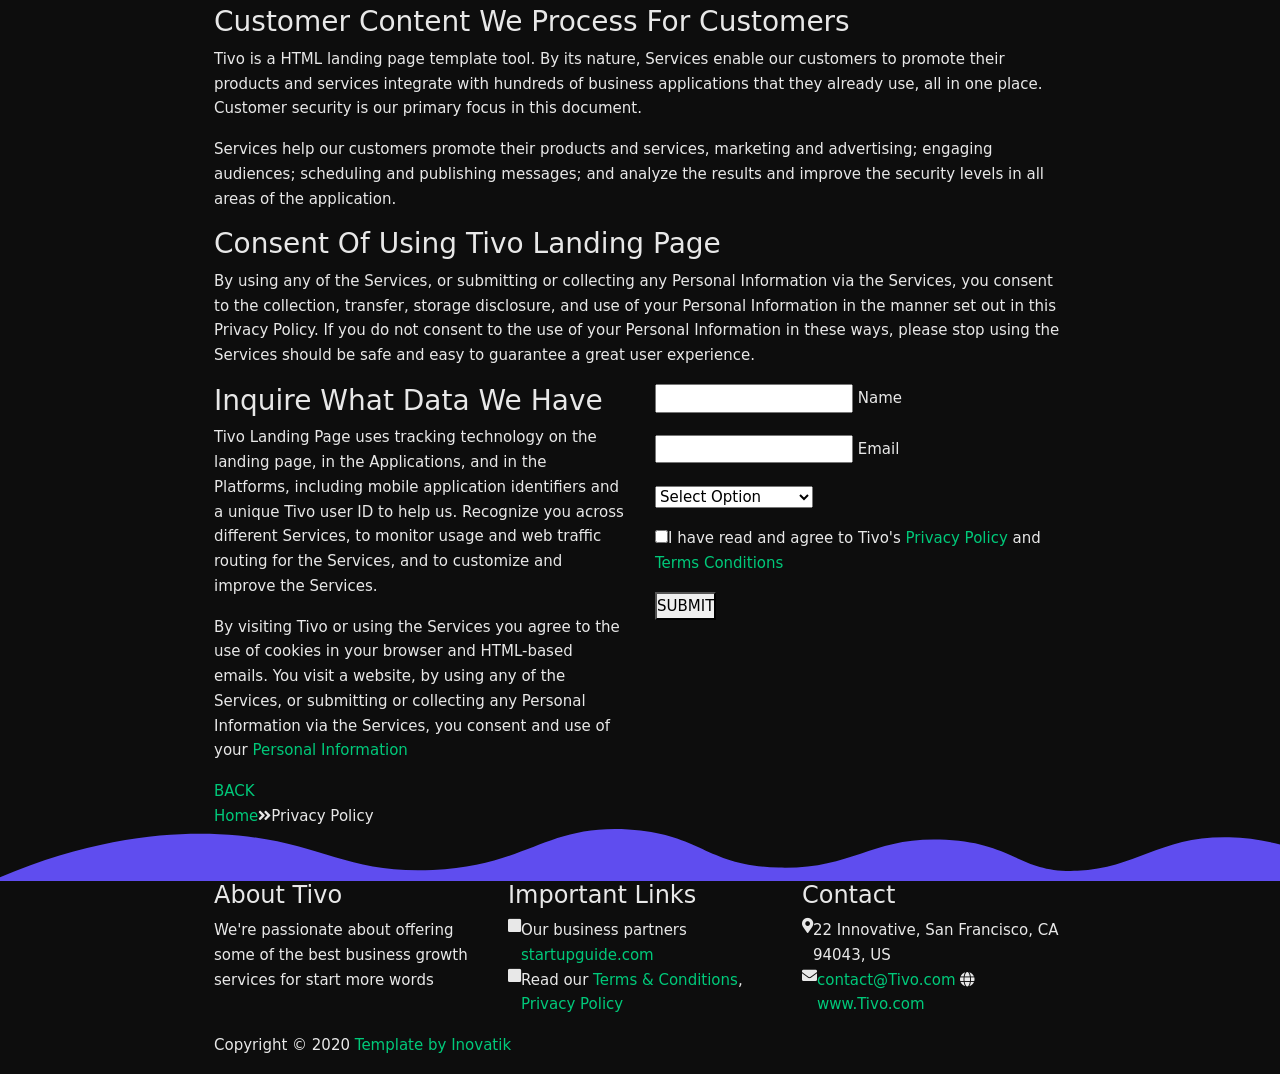
<file: privacy-policy.html>
<!DOCTYPE html>
<html lang="en">
<head>
    <meta charset="utf-8">
    <meta name="viewport" content="width=device-width, initial-scale=1, shrink-to-fit=no">
    
    <!-- SEO Meta Tags -->
    <meta name="description" content="Tivo is a HTML landing page template built with Bootstrap to help you crate engaging presentations for SaaS apps and convert visitors into users.">
    <meta name="author" content="Inovatik">

    <!-- OG Meta Tags to improve the way the post looks when you share the page on LinkedIn, Facebook, Google+ -->
	<meta property="og:site_name" content="" /> <!-- website name -->
	<meta property="og:site" content="" /> <!-- website link -->
	<meta property="og:title" content=""/> <!-- title shown in the actual shared post -->
	<meta property="og:description" content="" /> <!-- description shown in the actual shared post -->
	<meta property="og:image" content="" /> <!-- image link, make sure it's jpg -->
	<meta property="og:url" content="" /> <!-- where do you want your post to link to -->
	<meta property="og:type" content="article" />

    <!-- Website Title -->
    <title>Privacy Policy - Tivo - SaaS App HTML Landing Page Template</title>
    
    <!-- Styles -->
    <link href="https://fonts.googleapis.com/css?family=Open+Sans:400,400i,700&display=swap&subset=latin-ext" rel="stylesheet">
    <link href="css/bootstrap.css" rel="stylesheet">
    <link href="css/fontawesome-all.css" rel="stylesheet">
    <link href="css/swiper.css" rel="stylesheet">
	<link href="css/magnific-popup.css" rel="stylesheet">
	<link href="css/styles.css" rel="stylesheet">
	
	<!-- Favicon  -->
    <link rel="icon" href="images/favicon.png">
</head>
<body data-spy="scroll" data-target=".fixed-top">
    
    <!-- Preloader -->
	<div class="spinner-wrapper">
        <div class="spinner">
            <div class="bounce1"></div>
            <div class="bounce2"></div>
            <div class="bounce3"></div>
        </div>
    </div>
    <!-- end of preloader -->
    

    <!-- Navigation -->
    <nav class="navbar navbar-expand-lg navbar-dark navbar-custom fixed-top">
        <div class="container">

            <!-- Text Logo - Use this if you don't have a graphic logo -->
            <!-- <a class="navbar-brand logo-text page-scroll" href="index.html">Tivo</a> -->

            <!-- Image Logo -->
            <a class="navbar-brand logo-image" href="index.html"><img src="images/logo.svg" alt="alternative"></a> 
            
            <!-- Mobile Menu Toggle Button -->
            <button class="navbar-toggler" type="button" data-toggle="collapse" data-target="#navbarsExampleDefault" aria-controls="navbarsExampleDefault" aria-expanded="false" aria-label="Toggle navigation">
                <span class="navbar-toggler-awesome fas fa-bars"></span>
                <span class="navbar-toggler-awesome fas fa-times"></span>
            </button>
            <!-- end of mobile menu toggle button -->

            <div class="collapse navbar-collapse" id="navbarsExampleDefault">
                <ul class="navbar-nav ml-auto">
                    <li class="nav-item">
                        <a class="nav-link page-scroll" href="index.html#header">HOME <span class="sr-only">(current)</span></a>
                    </li>
                    <li class="nav-item">
                        <a class="nav-link page-scroll" href="index.html#features">FEATURES</a>
                    </li>
                    <li class="nav-item">
                        <a class="nav-link page-scroll" href="index.html#details">DETAILS</a>
                    </li>

                    <!-- Dropdown Menu -->          
                    <li class="nav-item dropdown">
                        <a class="nav-link dropdown-toggle page-scroll" href="index.html#video" id="navbarDropdown" role="button" aria-haspopup="true" aria-expanded="false">VIDEO</a>
                        <div class="dropdown-menu" aria-labelledby="navbarDropdown">
                            <a class="dropdown-item" href="article-details.html"><span class="item-text">ARTICLE DETAILS</span></a>
                            <div class="dropdown-items-divide-hr"></div>
                            <a class="dropdown-item" href="terms-conditions.html"><span class="item-text">TERMS CONDITIONS</span></a>
                            <div class="dropdown-items-divide-hr"></div>
                            <a class="dropdown-item" href="privacy-policy.html"><span class="item-text">PRIVACY POLICY</span></a>
                        </div>
                    </li>
                    <!-- end of dropdown menu -->

                    <li class="nav-item">
                        <a class="nav-link page-scroll" href="index.html#pricing">PRICING</a>
                    </li>
                </ul>
                <span class="nav-item">
                    <a class="btn-outline-sm" href="log-in.html">LOG IN</a>
                </span>
            </div>
        </div> <!-- end of container -->
    </nav> <!-- end of navbar -->
    <!-- end of navigation -->


    <!-- Header -->
    <header id="header" class="ex-header">
        <div class="container">
            <div class="row">
                <div class="col-md-12">
                    <h1>Privacy Policy</h1>
                </div> <!-- end of col -->
            </div> <!-- end of row -->
        </div> <!-- end of container -->
    </header> <!-- end of ex-header -->
    <!-- end of header -->


    <!-- Breadcrumbs -->
    <div class="ex-basic-1">
        <div class="container">
            <div class="row">
                <div class="col-lg-12">
                    <div class="breadcrumbs">
                        <a href="index.html">Home</a><i class="fa fa-angle-double-right"></i><span>Privacy Policy</span>
                    </div> <!-- end of breadcrumbs -->
                </div> <!-- end of col -->
            </div> <!-- end of row -->
        </div> <!-- end of container -->
    </div> <!-- end of ex-basic-1 -->
    <!-- end of breadcrumbs -->


    <!-- Privacy Content -->
    <div class="ex-basic-2">
        <div class="container">
            <div class="row">
                <div class="col-lg-12">
                    <div class="text-container">
                        <h3>Private Data We Receive And Collect</h3>
                        <p>Tivo also automatically collects and receives certain information from your computer or mobile device, including the activities you perform on our Website, the Platforms, and the Applications, the type of hardware and software you are using (for example, your operating system or browser), and information obtained from cookies. For example, each time you visit the Website or otherwise use the Services, we automatically collect your IP address, browser and device type, access times, the web page from which you came, the regions from which you navigate the web page, and the web page(s) you access (as applicable). There is more to this section and we want to keep you informed about it.</p>
                        <p>When you first register for a Tivo account, and when you use the Services, we collect some <a class="blue" href="#your-link">Personal Information</a> about you such as:</p>
                        <div class="row">
                            <div class="col-md-6">
                                <ul class="list-unstyled li-space-lg indent">
                                    <li class="media">
                                        <i class="fas fa-square"></i>
                                        <div class="media-body">The geographic area where you use your computer and mobile devices should be the same with the one of your software</div>
                                    </li>
                                    <li class="media">
                                        <i class="fas fa-square"></i>
                                        <div class="media-body">Your full name, username, and email address and other contact details should be provided in the contact forms</div>
                                    </li>
                                    <li class="media">
                                        <i class="fas fa-square"></i>
                                        <div class="media-body">A unique Tivo user ID (an alphanumeric string) which is assigned to you upon registration should always be at front</div>
                                    </li>
                                    <li class="media">
                                        <i class="fas fa-square"></i>
                                        <div class="media-body">Every system is backuped regularly and it will not fail</div>
                                    </li>
                                    <li class="media">
                                        <i class="fas fa-square"></i>
                                        <div class="media-body">Your IP Address and, when applicable, timestamp related to your consent and confirmation of consent but please make sure it does</div>
                                    </li>
                                    <li class="media">
                                        <i class="fas fa-square"></i>
                                        <div class="media-body">Other information submitted by you or your organizational representatives via various methods and practiced techniques</div>
                                    </li>
                                </ul>
                            </div> <!-- end of col -->

                            <div class="col-md-6">
                                <ul class="list-unstyled li-space-lg indent">
                                    <li class="media">
                                        <i class="fas fa-square"></i>
                                        <div class="media-body">Your billing address and any necessary other information to complete any financial transaction, and when making purchases through the Services, we may also collect your credit card or PayPal information or any other sensitive data that you consider</div>
                                    </li>
                                    <li class="media">
                                        <i class="fas fa-square"></i>
                                        <div class="media-body">User generated content (such as messages, posts, comments, pages, profiles, images, feeds or communications exchanged on the Supported Platforms that can be used)</div>
                                    </li>
                                    <li class="media">
                                        <i class="fas fa-square"></i>
                                        <div class="media-body">Images or other files that you may publish via our Services</div>
                                    </li>
                                    <li class="media">
                                        <i class="fas fa-square"></i>
                                        <div class="media-body">Information (such as messages, posts, comments, pages, profiles, images) we may receive relating to communications you send us, such as queries or comments concerning</div>
                                    </li>
                                </ul>
                            </div> <!-- end of col -->
                        </div> <!-- end of row -->
                    </div> <!-- end of text-container-->
                    
                    <div class="text-container">
                        <h3>How We Use Tivo Landing Page Data</h3>
                        <p>Tivo Landing Page Template uses visitors' data for the following general purposes and for other specific ones that are important:</p>
                        <ol class="li-space-lg">
                            <li>To identify you when you login to your account so we can start or user security process for the entire session and duration</li>
                            <li>To enable us to operate the Services and provide them to you without fear of losing precious confidential information of your users</li>
                            <li>To verify your transactions and for purchase confirmation, billing, security, and authentication (including security tokens for communication with installed). Always take security measures like not saving passwords in your browser or writing them down</li>
                            <li>To analyze the Website or the other Services and information about our visitors and users, including research into our user demographics and user behaviour in order to improve our content and Services</li>
                            <li>To contact you about your account and provide customer service support, including responding to your comments and questions</li>
                            <li>To share aggregate (non-identifiable) statistics about users of the Services to prospective advertisers and partners</li>
                            <li>To keep you informed about the Services, features, surveys, newsletters, offers, surveys, newsletters, offers, contests and events we think you may find useful or which you have requested from us</li>
                            <li>To sell or market Tivo Landing Page products and services to you or in other parts of the world where legislation is less restrictive</li>
                            <li>To better understand your needs and the needs of users in the aggregate, diagnose problems, analyze trends, improve the features and usability of the Services, and better understand and market to our customers and users</li>
                            <li>To keep the Services safe and secure for everyone using the app from administrators to regular users with limited rights</li>
                            <li>We also use non-identifiable information gathered for statistical purposes to keep track of the number of visits to the Services with a view to introducing improvements and improving usability of the Services. We may share this type of statistical data so that our partners also understand how often people use the Services, so that they, too, may provide you with an optimal experience.</li>
                        </ol>
                    </div> <!-- end of text-container -->

                    <div class="text-container">
                        <h3>Customer Content We Process For Customers</h3>
                        <p>Tivo is a HTML landing page template tool. By its nature, Services enable our customers to promote their products and services integrate with hundreds of business applications that they already use, all in one place. Customer security is our primary focus in this document.</p>
                        <p>Services help our customers promote their products and services, marketing and advertising; engaging audiences; scheduling and publishing messages; and analyze the results and improve the security levels in all areas of the application.</p>
                    </div> <!-- end of text container -->

                    <div class="text-container">
                        <h3>Consent Of Using Tivo Landing Page</h3>
					    <p>By using any of the Services, or submitting or collecting any Personal Information via the Services, you consent to the collection, transfer, storage disclosure, and use of your Personal Information in the manner set out in this Privacy Policy. If you do not consent to the use of your Personal Information in these ways, please stop using the Services should be safe and easy to guarantee a great user experience.</p>
                    </div> <!-- end of text-container -->
                                       
                    <div class="row">
                        <div class="col-md-6">
                            <div class="text-container last">
                                <h3>Inquire What Data We Have</h3>
                                <p>Tivo Landing Page uses tracking technology on the landing page, in the Applications, and in the Platforms, including mobile application identifiers and a unique Tivo user ID to help us. Recognize you across different Services, to monitor usage and web traffic routing for the Services, and to customize and improve the Services.</p>
                                <p>By visiting Tivo or using the Services you agree to the use of cookies in your browser and HTML-based emails. You visit a website, by using any of the Services, or submitting or collecting any Personal Information via the Services, you consent and use of your <a class="blue" href="#your-link">Personal Information</a></p>
                            </div> <!-- end of text container -->
                        </div> <!-- end of col-->
                        <div class="col-md-6">

                            <!-- Privacy Form -->
                            <div class="form-container">
                                <form id="privacyForm" data-toggle="validator" data-focus="false">
                                    <div class="form-group">
                                        <input type="text" class="form-control-input" id="pname" required>
                                        <label class="label-control" for="pname">Name</label>
                                        <div class="help-block with-errors"></div>
                                    </div>
                                    <div class="form-group">
                                        <input type="email" class="form-control-input" id="pemail" required>
                                        <label class="label-control" for="pemail">Email</label>
                                        <div class="help-block with-errors"></div>
                                    </div>
                                    <div class="form-group">
                                        <select class="form-control-select" id="pselect" required>
                                            <option class="select-option" value="" disabled selected>Select Option</option>
                                            <option class="select-option" value="Delete data">Delete my data</option>
                                            <option class="select-option" value="Show me data">Show me my data</option>
                                        </select>
                                        <div class="help-block with-errors"></div>
                                    </div>
                                    <div class="form-group checkbox">
                                        <input type="checkbox" id="pterms" value="Agreed-to-Terms" required>I have read and agree to Tivo's <a href="privacy-policy.html">Privacy Policy</a> and <a href="terms-conditions.html">Terms Conditions</a>
                                        <div class="help-block with-errors"></div>
                                    </div>
                                    <div class="form-group">
                                        <button type="submit" class="form-control-submit-button">SUBMIT</button>
                                    </div>
                                    <div class="form-message">
                                        <div id="pmsgSubmit" class="h3 text-center hidden"></div>
                                    </div>
                                </form>
                            </div> <!-- end of form container -->
                            <!-- end of privacy form -->

                        </div> <!-- end of col--> 
                    </div> <!-- end of row -->
                    <a class="btn-outline-reg" href="index.html">BACK</a>
                </div> <!-- end of col-->
            </div> <!-- end of row -->
        </div> <!-- end of container -->
    </div> <!-- end of ex-basic-2 -->
    <!-- end of privacy content -->


    <!-- Breadcrumbs -->
    <div class="ex-basic-1">
        <div class="container">
            <div class="row">
                <div class="col-lg-12">
                    <div class="breadcrumbs">
                        <a href="index.html">Home</a><i class="fa fa-angle-double-right"></i><span>Privacy Policy</span>
                    </div> <!-- end of breadcrumbs -->
                </div> <!-- end of col -->
            </div> <!-- end of row -->
        </div> <!-- end of container -->
    </div> <!-- end of ex-basic-1 -->
    <!-- end of breadcrumbs -->

    
    <!-- Footer -->
    <svg class="ex-footer-frame" data-name="Layer 2" xmlns="http://www.w3.org/2000/svg" preserveAspectRatio="none" viewBox="0 0 1920 79"><defs><style>.cls-2{fill:#5f4def;}</style></defs><title>footer-frame</title><path class="cls-2" d="M0,72.427C143,12.138,255.5,4.577,328.644,7.943c147.721,6.8,183.881,60.242,320.83,53.737,143-6.793,167.826-68.128,293-60.9,109.095,6.3,115.68,54.364,225.251,57.319,113.58,3.064,138.8-47.711,251.189-41.8,104.012,5.474,109.713,50.4,197.369,46.572,89.549-3.91,124.375-52.563,227.622-50.155A338.646,338.646,0,0,1,1920,23.467V79.75H0V72.427Z" transform="translate(0 -0.188)"/></svg>
    <div class="footer">
        <div class="container">
            <div class="row">
                <div class="col-md-4">
                    <div class="footer-col first">
                        <h4>About Tivo</h4>
                        <p class="p-small">We're passionate about offering some of the best business growth services for start more words</p>
                    </div>
                </div> <!-- end of col -->
                <div class="col-md-4">
                    <div class="footer-col middle">
                        <h4>Important Links</h4>
                        <ul class="list-unstyled li-space-lg p-small">
                            <li class="media">
                                <i class="fas fa-square"></i>
                                <div class="media-body">Our business partners <a class="white" href="#your-link">startupguide.com</a></div>
                            </li>
                            <li class="media">
                                <i class="fas fa-square"></i>
                                <div class="media-body">Read our <a class="white" href="terms-conditions.html">Terms & Conditions</a>, <a class="white" href="privacy-policy.html">Privacy Policy</a></div>
                            </li>
                        </ul>
                    </div>
                </div> <!-- end of col -->
                <div class="col-md-4">
                    <div class="footer-col last">
                        <h4>Contact</h4>
                        <ul class="list-unstyled li-space-lg p-small">
                            <li class="media">
                                <i class="fas fa-map-marker-alt"></i>
                                <div class="media-body">22 Innovative, San Francisco, CA 94043, US</div>
                            </li>
                            <li class="media">
                                <i class="fas fa-envelope"></i>
                                <div class="media-body"><a class="white" href="mailto:contact@Tivo.com">contact@Tivo.com</a> <i class="fas fa-globe"></i><a class="white" href="#your-link">www.Tivo.com</a></div>
                            </li>
                        </ul>
                    </div> 
                </div> <!-- end of col -->
            </div> <!-- end of row -->
        </div> <!-- end of container -->
    </div> <!-- end of footer -->  
    <!-- end of footer -->


    <!-- Copyright -->
    <div class="copyright">
        <div class="container">
            <div class="row">
                <div class="col-lg-12">
                    <p class="p-small">Copyright © 2020 <a href="https://inovatik.com">Template by Inovatik</a></p>
                </div> <!-- end of col -->
            </div> <!-- enf of row -->
        </div> <!-- end of container -->
    </div> <!-- end of copyright --> 
    <!-- end of copyright -->
    
    	
    <!-- Scripts -->
    <script src="js/jquery.min.js"></script> <!-- jQuery for Bootstrap's JavaScript plugins -->
    <script src="js/popper.min.js"></script> <!-- Popper tooltip library for Bootstrap -->
    <script src="js/bootstrap.min.js"></script> <!-- Bootstrap framework -->
    <script src="js/jquery.easing.min.js"></script> <!-- jQuery Easing for smooth scrolling between anchors -->
    <script src="js/swiper.min.js"></script> <!-- Swiper for image and text sliders -->
    <script src="js/jquery.magnific-popup.js"></script> <!-- Magnific Popup for lightboxes -->
    <script src="js/validator.min.js"></script> <!-- Validator.js - Bootstrap plugin that validates forms -->
    <script src="js/scripts.js"></script> <!-- Custom scripts -->
</body>
</html>
</file>
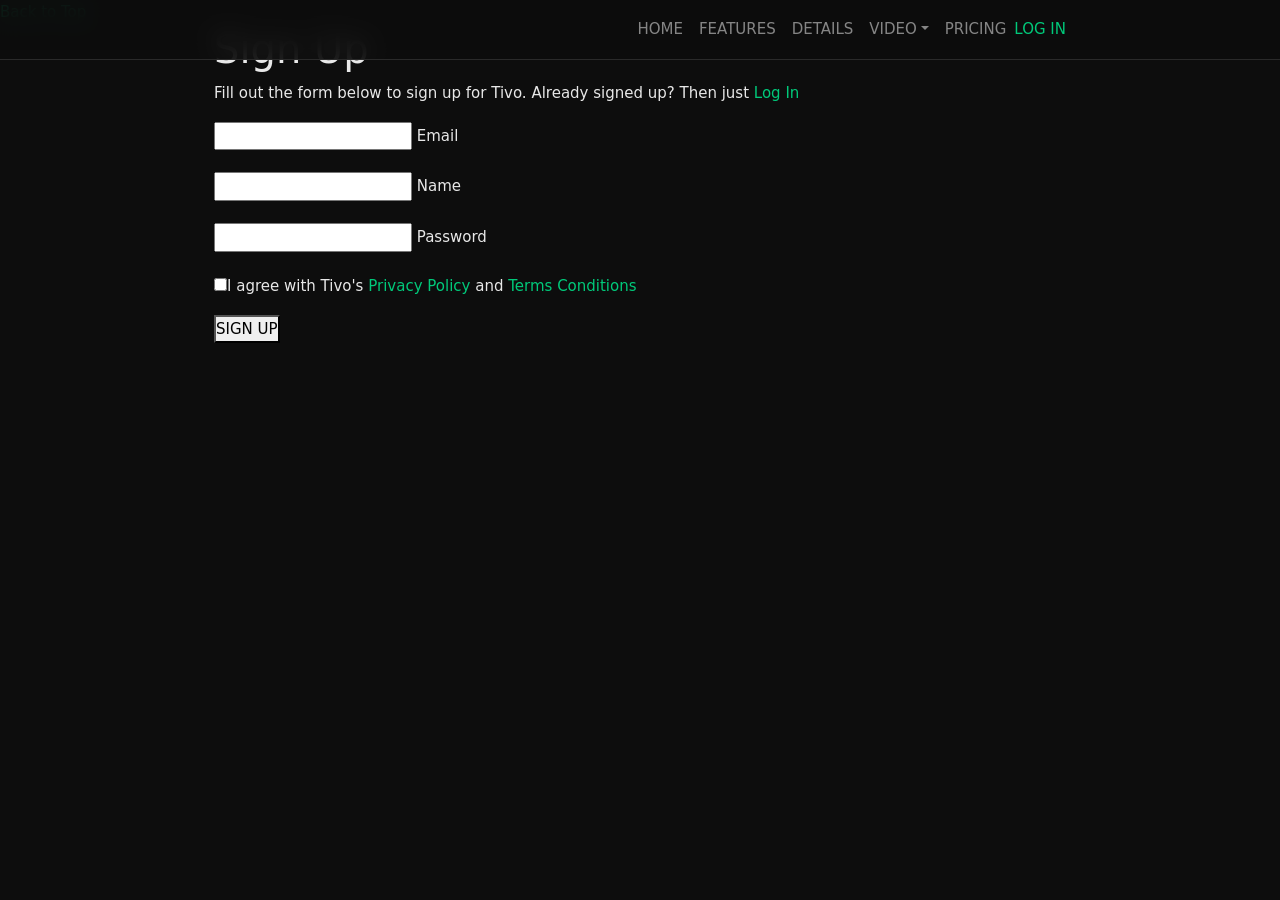
<file: sign-up.html>
<!DOCTYPE html>
<html lang="en">
<head>
    <meta charset="utf-8">
    <meta name="viewport" content="width=device-width, initial-scale=1, shrink-to-fit=no">
    
    <!-- SEO Meta Tags -->
    <meta name="description" content="Tivo is a HTML landing page template built with Bootstrap to help you crate engaging presentations for SaaS apps and convert visitors into users.">
    <meta name="author" content="Inovatik">

    <!-- OG Meta Tags to improve the way the post looks when you share the page on LinkedIn, Facebook, Google+ -->
	<meta property="og:site_name" content="" /> <!-- website name -->
	<meta property="og:site" content="" /> <!-- website link -->
	<meta property="og:title" content=""/> <!-- title shown in the actual shared post -->
	<meta property="og:description" content="" /> <!-- description shown in the actual shared post -->
	<meta property="og:image" content="" /> <!-- image link, make sure it's jpg -->
	<meta property="og:url" content="" /> <!-- where do you want your post to link to -->
	<meta property="og:type" content="article" />

    <!-- Website Title -->
    <title>Sign Up - Tivo - SaaS App HTML Landing Page Template</title>
    
    <!-- Styles -->
    <link href="https://fonts.googleapis.com/css?family=Open+Sans:400,400i,700&display=swap&subset=latin-ext" rel="stylesheet">
    <link href="css/bootstrap.css" rel="stylesheet">
    <link href="css/fontawesome-all.css" rel="stylesheet">
    <link href="css/swiper.css" rel="stylesheet">
	<link href="css/magnific-popup.css" rel="stylesheet">
	<link href="css/styles.css" rel="stylesheet">
	
	<!-- Favicon  -->
    <link rel="icon" href="images/favicon.png">
</head>
<body data-spy="scroll" data-target=".fixed-top">
    
    <!-- Preloader -->
	<div class="spinner-wrapper">
        <div class="spinner">
            <div class="bounce1"></div>
            <div class="bounce2"></div>
            <div class="bounce3"></div>
        </div>
    </div>
    <!-- end of preloader -->
    

    <!-- Navigation -->
    <nav class="navbar navbar-expand-lg navbar-dark navbar-custom fixed-top">
        <div class="container">

            <!-- Text Logo - Use this if you don't have a graphic logo -->
            <!-- <a class="navbar-brand logo-text page-scroll" href="index.html">Tivo</a> -->

            <!-- Image Logo -->
            <a class="navbar-brand logo-image" href="index.html"><img src="images/logo.svg" alt="alternative"></a> 
            
            <!-- Mobile Menu Toggle Button -->
            <button class="navbar-toggler" type="button" data-toggle="collapse" data-target="#navbarsExampleDefault" aria-controls="navbarsExampleDefault" aria-expanded="false" aria-label="Toggle navigation">
                <span class="navbar-toggler-awesome fas fa-bars"></span>
                <span class="navbar-toggler-awesome fas fa-times"></span>
            </button>
            <!-- end of mobile menu toggle button -->

            <div class="collapse navbar-collapse" id="navbarsExampleDefault">
                <ul class="navbar-nav ml-auto">
                    <li class="nav-item">
                        <a class="nav-link page-scroll" href="index.html#header">HOME <span class="sr-only">(current)</span></a>
                    </li>
                    <li class="nav-item">
                        <a class="nav-link page-scroll" href="index.html#features">FEATURES</a>
                    </li>
                    <li class="nav-item">
                        <a class="nav-link page-scroll" href="index.html#details">DETAILS</a>
                    </li>

                    <!-- Dropdown Menu -->          
                    <li class="nav-item dropdown">
                        <a class="nav-link dropdown-toggle page-scroll" href="index.html#video" id="navbarDropdown" role="button" aria-haspopup="true" aria-expanded="false">VIDEO</a>
                        <div class="dropdown-menu" aria-labelledby="navbarDropdown">
                            <a class="dropdown-item" href="article-details.html"><span class="item-text">ARTICLE DETAILS</span></a>
                            <div class="dropdown-items-divide-hr"></div>
                            <a class="dropdown-item" href="terms-conditions.html"><span class="item-text">TERMS CONDITIONS</span></a>
                            <div class="dropdown-items-divide-hr"></div>
                            <a class="dropdown-item" href="privacy-policy.html"><span class="item-text">PRIVACY POLICY</span></a>
                        </div>
                    </li>
                    <!-- end of dropdown menu -->

                    <li class="nav-item">
                        <a class="nav-link page-scroll" href="index.html#pricing">PRICING</a>
                    </li>
                </ul>
                <span class="nav-item">
                    <a class="btn-outline-sm" href="log-in.html">LOG IN</a>
                </span>
            </div>
        </div> <!-- end of container -->
    </nav> <!-- end of navbar -->
    <!-- end of navigation -->


    <!-- Header -->
    <header id="header" class="ex-2-header">
        <div class="container">
            <div class="row">
                <div class="col-lg-12">
                    <h1>Sign Up</h1>
                   <p>Fill out the form below to sign up for Tivo. Already signed up? Then just <a class="white" href="log-in.html">Log In</a></p> 
                    <!-- Sign Up Form -->
                    <div class="form-container">
                        <form id="signUpForm" data-toggle="validator" data-focus="false">
                            <div class="form-group">
                                <input type="email" class="form-control-input" id="semail" required>
                                <label class="label-control" for="semail">Email</label>
                                <div class="help-block with-errors"></div>
                            </div>
                            <div class="form-group">
                                <input type="text" class="form-control-input" id="sname" required>
                                <label class="label-control" for="sname">Name</label>
                                <div class="help-block with-errors"></div>
                            </div>
                            <div class="form-group">
                                <input type="text" class="form-control-input" id="spassword" required>
                                <label class="label-control" for="spassword">Password</label>
                                <div class="help-block with-errors"></div>
                            </div>
                            <div class="form-group checkbox">
                                <input type="checkbox" id="sterms" value="Agreed-to-Terms" required>I agree with Tivo's <a href="privacy-policy.html">Privacy Policy</a> and <a href="terms-conditions.html">Terms Conditions</a>
                                <div class="help-block with-errors"></div>
                            </div>
                            <div class="form-group">
                                <button type="submit" class="form-control-submit-button">SIGN UP</button>
                            </div>
                            <div class="form-message">
                                <div id="smsgSubmit" class="h3 text-center hidden"></div>
                            </div>
                        </form>
                    </div> <!-- end of form container -->
                    <!-- end of sign up form -->

                </div> <!-- end of col -->
            </div> <!-- end of row -->
        </div> <!-- end of container -->
    </header> <!-- end of ex-header -->
    <!-- end of header -->


    <!-- Scripts -->
    <script src="js/jquery.min.js"></script> <!-- jQuery for Bootstrap's JavaScript plugins -->
    <script src="js/popper.min.js"></script> <!-- Popper tooltip library for Bootstrap -->
    <script src="js/bootstrap.min.js"></script> <!-- Bootstrap framework -->
    <script src="js/jquery.easing.min.js"></script> <!-- jQuery Easing for smooth scrolling between anchors -->
    <script src="js/swiper.min.js"></script> <!-- Swiper for image and text sliders -->
    <script src="js/jquery.magnific-popup.js"></script> <!-- Magnific Popup for lightboxes -->
    <script src="js/validator.min.js"></script> <!-- Validator.js - Bootstrap plugin that validates forms -->
    <script src="js/scripts.js"></script> <!-- Custom scripts -->
</body>
</html>
</file>
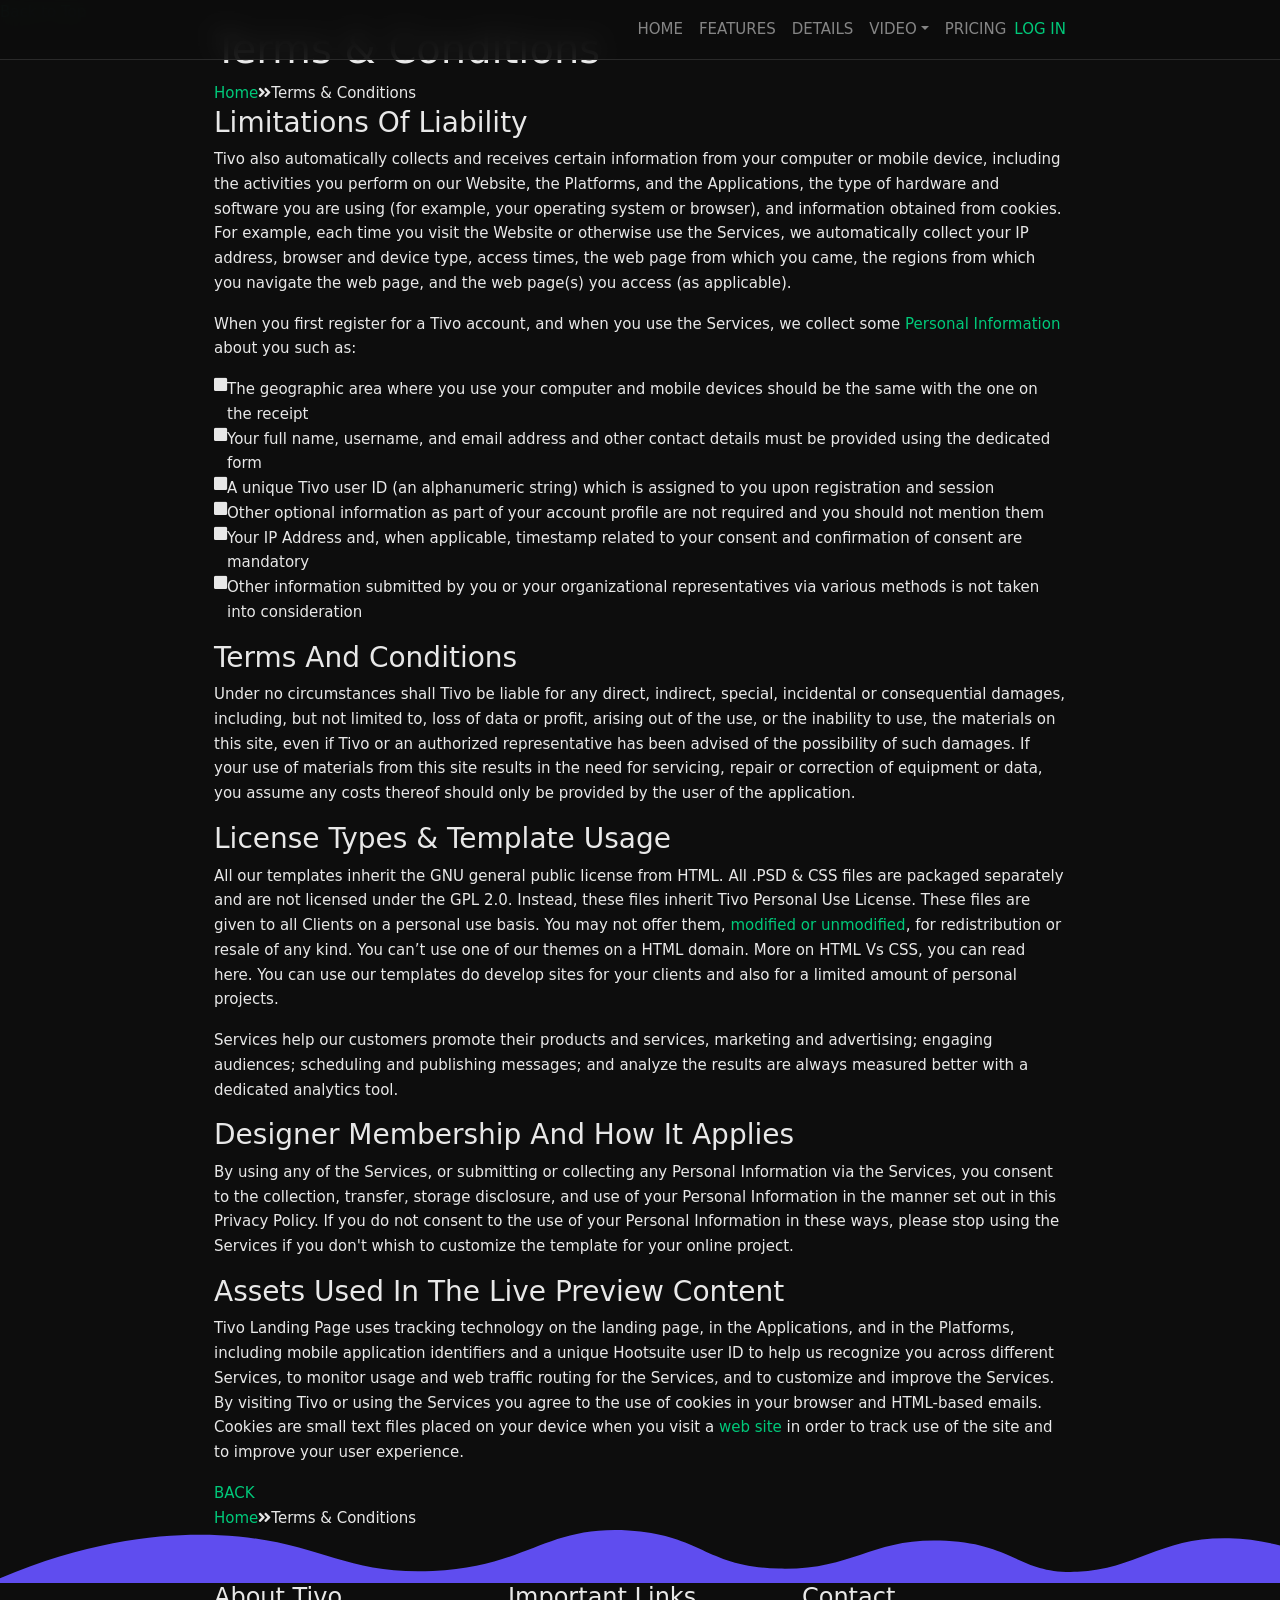
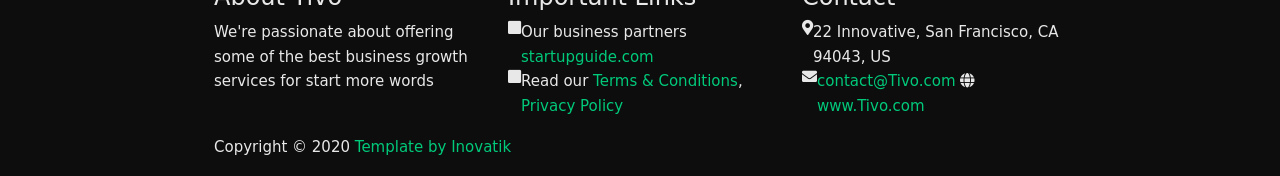
<file: terms-conditions.html>
<!DOCTYPE html>
<html lang="en">
<head>
    <meta charset="utf-8">
    <meta name="viewport" content="width=device-width, initial-scale=1, shrink-to-fit=no">
    
    <!-- SEO Meta Tags -->
    <meta name="description" content="Tivo is a HTML landing page template built with Bootstrap to help you crate engaging presentations for SaaS apps and convert visitors into users.">
    <meta name="author" content="Inovatik">

    <!-- OG Meta Tags to improve the way the post looks when you share the page on LinkedIn, Facebook, Google+ -->
	<meta property="og:site_name" content="" /> <!-- website name -->
	<meta property="og:site" content="" /> <!-- website link -->
	<meta property="og:title" content=""/> <!-- title shown in the actual shared post -->
	<meta property="og:description" content="" /> <!-- description shown in the actual shared post -->
	<meta property="og:image" content="" /> <!-- image link, make sure it's jpg -->
	<meta property="og:url" content="" /> <!-- where do you want your post to link to -->
	<meta property="og:type" content="article" />

    <!-- Website Title -->
    <title>Terms Conditions - Tivo - SaaS App HTML Landing Page Template</title>
    
    <!-- Styles -->
    <link href="https://fonts.googleapis.com/css?family=Open+Sans:400,400i,700&display=swap&subset=latin-ext" rel="stylesheet">
    <link href="css/bootstrap.css" rel="stylesheet">
    <link href="css/fontawesome-all.css" rel="stylesheet">
    <link href="css/swiper.css" rel="stylesheet">
	<link href="css/magnific-popup.css" rel="stylesheet">
	<link href="css/styles.css" rel="stylesheet">
	
	<!-- Favicon  -->
    <link rel="icon" href="images/favicon.png">
</head>
<body data-spy="scroll" data-target=".fixed-top">
    
    <!-- Preloader -->
	<div class="spinner-wrapper">
        <div class="spinner">
            <div class="bounce1"></div>
            <div class="bounce2"></div>
            <div class="bounce3"></div>
        </div>
    </div>
    <!-- end of preloader -->
    

    <!-- Navigation -->
    <nav class="navbar navbar-expand-lg navbar-dark navbar-custom fixed-top">
        <div class="container">

            <!-- Text Logo - Use this if you don't have a graphic logo -->
            <!-- <a class="navbar-brand logo-text page-scroll" href="index.html">Tivo</a> -->

            <!-- Image Logo -->
            <a class="navbar-brand logo-image" href="index.html"><img src="images/logo.svg" alt="alternative"></a> 
            
            <!-- Mobile Menu Toggle Button -->
            <button class="navbar-toggler" type="button" data-toggle="collapse" data-target="#navbarsExampleDefault" aria-controls="navbarsExampleDefault" aria-expanded="false" aria-label="Toggle navigation">
                <span class="navbar-toggler-awesome fas fa-bars"></span>
                <span class="navbar-toggler-awesome fas fa-times"></span>
            </button>
            <!-- end of mobile menu toggle button -->

            <div class="collapse navbar-collapse" id="navbarsExampleDefault">
                <ul class="navbar-nav ml-auto">
                    <li class="nav-item">
                        <a class="nav-link page-scroll" href="index.html#header">HOME <span class="sr-only">(current)</span></a>
                    </li>
                    <li class="nav-item">
                        <a class="nav-link page-scroll" href="index.html#features">FEATURES</a>
                    </li>
                    <li class="nav-item">
                        <a class="nav-link page-scroll" href="index.html#details">DETAILS</a>
                    </li>

                    <!-- Dropdown Menu -->          
                    <li class="nav-item dropdown">
                        <a class="nav-link dropdown-toggle page-scroll" href="index.html#video" id="navbarDropdown" role="button" aria-haspopup="true" aria-expanded="false">VIDEO</a>
                        <div class="dropdown-menu" aria-labelledby="navbarDropdown">
                            <a class="dropdown-item" href="article-details.html"><span class="item-text">ARTICLE DETAILS</span></a>
                            <div class="dropdown-items-divide-hr"></div>
                            <a class="dropdown-item" href="terms-conditions.html"><span class="item-text">TERMS CONDITIONS</span></a>
                            <div class="dropdown-items-divide-hr"></div>
                            <a class="dropdown-item" href="privacy-policy.html"><span class="item-text">PRIVACY POLICY</span></a>
                        </div>
                    </li>
                    <!-- end of dropdown menu -->

                    <li class="nav-item">
                        <a class="nav-link page-scroll" href="index.html#pricing">PRICING</a>
                    </li>
                </ul>
                <span class="nav-item">
                    <a class="btn-outline-sm" href="log-in.html">LOG IN</a>
                </span>
            </div>
        </div> <!-- end of container -->
    </nav> <!-- end of navbar -->
    <!-- end of navigation -->


    <!-- Header -->
    <header id="header" class="ex-header">
        <div class="container">
            <div class="row">
                <div class="col-lg-12">
                    <h1>Terms & Conditions</h1>
                </div> <!-- end of col -->
            </div> <!-- end of row -->
        </div> <!-- end of container -->
    </header> <!-- end of ex-header -->
    <!-- end of header -->


    <!-- Breadcrumbs -->
    <div class="ex-basic-1">
        <div class="container">
            <div class="row">
                <div class="col-lg-12">
                    <div class="breadcrumbs">
                        <a href="index.html">Home</a><i class="fa fa-angle-double-right"></i><span>Terms & Conditions</span>
                    </div> <!-- end of breadcrumbs -->
                </div> <!-- end of col -->
            </div> <!-- end of row -->
        </div> <!-- end of container -->
    </div> <!-- end of ex-basic-1 -->
    <!-- end of breadcrumbs -->


    <!-- Terms Content -->
    <div class="ex-basic-2">
        <div class="container">
            <div class="row">
                <div class="col-lg-12">
                    <div class="text-container">
                        <h3>Limitations Of Liability</h3>
                        <p>Tivo also automatically collects and receives certain information from your computer or mobile device, including the activities you perform on our Website, the Platforms, and the Applications, the type of hardware and software you are using (for example, your operating system or browser), and information obtained from cookies. For example, each time you visit the Website or otherwise use the Services, we automatically collect your IP address, browser and device type, access times, the web page from which you came, the regions from which you navigate the web page, and the web page(s) you access (as applicable).</p>
                        <p>When you first register for a Tivo account, and when you use the Services, we collect some <a class="blue" href="#your-link">Personal Information</a> about you such as:</p>
                        <ul class="list-unstyled li-space-lg indent">
                            <li class="media">
                                <i class="fas fa-square"></i>
                                <div class="media-body">The geographic area where you use your computer and mobile devices should be the same with the one on the receipt</div>
                            </li>
                            <li class="media">
                                <i class="fas fa-square"></i>
                                <div class="media-body">Your full name, username, and email address and other contact details must be provided using the dedicated form</div>
                            </li>
                            <li class="media">
                                <i class="fas fa-square"></i>
                                <div class="media-body">A unique Tivo user ID (an alphanumeric string) which is assigned to you upon registration and session</div>
                            </li>
                            <li class="media">
                                <i class="fas fa-square"></i>
                                <div class="media-body">Other optional information as part of your account profile are not required and you should not mention them</div>
                            </li>
                            <li class="media">
                                <i class="fas fa-square"></i>
                                <div class="media-body">Your IP Address and, when applicable, timestamp related to your consent and confirmation of consent are mandatory</div>
                            </li>
                            <li class="media">
                                <i class="fas fa-square"></i>
                                <div class="media-body">Other information submitted by you or your organizational representatives via various methods is not taken into consideration</div>
                            </li>
                        </ul>
                    </div> <!-- end of text-container -->
                    
                    <div class="text-container">
                        <h3>Terms And Conditions</h3>
                        <p>Under no circumstances shall Tivo be liable for any direct, indirect, special, incidental or consequential damages, including, but not limited to, loss of data or profit, arising out of the use, or the inability to use, the materials on this site, even if Tivo or an authorized representative has been advised of the possibility of such damages. If your use of materials from this site results in the need for servicing, repair or correction of equipment or data, you assume any costs thereof should only be provided by the user of the application.</p>
                    </div> <!-- end of text-container -->

                    <div class="text-container">
                        <h3>License Types & Template Usage</h3>
                        <p>All our templates inherit the GNU general public license from HTML. All .PSD & CSS files are packaged separately and are not licensed under the GPL 2.0. Instead, these files inherit Tivo Personal Use License. These files are given to all Clients on a personal use basis. You may not offer them, <a class="blue" href="#your-link">modified or unmodified</a>, for redistribution or resale of any kind. You can’t use one of our themes on a HTML domain. More on HTML Vs CSS, you can read here. You can use our templates do develop sites for your clients and also for a limited amount of personal projects.</p>
                        <p>Services help our customers promote their products and services, marketing and advertising; engaging audiences; scheduling and publishing messages; and analyze the results are always measured better with a dedicated analytics tool.</p>
                    </div> <!-- end of text-container -->

                    <div class="text-container">
                        <h3>Designer Membership And How It Applies</h3>
                        <p>By using any of the Services, or submitting or collecting any Personal Information via the Services, you consent to the collection, transfer, storage disclosure, and use of your Personal Information in the manner set out in this Privacy Policy. If you do not consent to the use of your Personal Information in these ways, please stop using the Services if you don't whish to customize the template for your online project.</p>
                    </div> <!-- end of text-container -->
                    
                    <div class="text-container last">
                        <h3>Assets Used In The Live Preview Content</h3>
                        <p>Tivo Landing Page uses tracking technology on the landing page, in the Applications, and in the Platforms, including mobile application identifiers and a unique Hootsuite user ID to help us recognize you across different Services, to monitor usage and web traffic routing for the Services, and to customize and improve the Services. By visiting Tivo or using the Services you agree to the use of cookies in your browser and HTML-based emails. Cookies are small text files placed on your device when you visit a <a class="blue" href="#your-link">web site</a> in order to track use of the site and to improve your user experience.</p>
                        <a class="btn-outline-reg" href="index.html">BACK</a>
                    </div> <!-- end of text-container -->
                </div>
            </div> <!-- end of row -->
        </div> <!-- end of container -->
    </div> <!-- end of ex-basic -->
    <!-- end of terms content -->

    
    <!-- Breadcrumbs -->
    <div class="ex-basic-1">
        <div class="container">
            <div class="row">
                <div class="col-lg-12">
                    <div class="breadcrumbs">
                        <a href="index.html">Home</a><i class="fa fa-angle-double-right"></i><span>Terms & Conditions</span>
                    </div> <!-- end of breadcrumbs -->
                </div> <!-- end of col -->
            </div> <!-- end of row -->
        </div> <!-- end of container -->
    </div> <!-- end of ex-basic-1 -->
    <!-- end of breadcrumbs -->


    <!-- Footer -->
    <svg class="ex-footer-frame" data-name="Layer 2" xmlns="http://www.w3.org/2000/svg" preserveAspectRatio="none" viewBox="0 0 1920 79"><defs><style>.cls-2{fill:#5f4def;}</style></defs><title>footer-frame</title><path class="cls-2" d="M0,72.427C143,12.138,255.5,4.577,328.644,7.943c147.721,6.8,183.881,60.242,320.83,53.737,143-6.793,167.826-68.128,293-60.9,109.095,6.3,115.68,54.364,225.251,57.319,113.58,3.064,138.8-47.711,251.189-41.8,104.012,5.474,109.713,50.4,197.369,46.572,89.549-3.91,124.375-52.563,227.622-50.155A338.646,338.646,0,0,1,1920,23.467V79.75H0V72.427Z" transform="translate(0 -0.188)"/></svg>
    <div class="footer">
        <div class="container">
            <div class="row">
                <div class="col-md-4">
                    <div class="footer-col first">
                        <h4>About Tivo</h4>
                        <p class="p-small">We're passionate about offering some of the best business growth services for start more words</p>
                    </div>
                </div> <!-- end of col -->
                <div class="col-md-4">
                    <div class="footer-col middle">
                        <h4>Important Links</h4>
                        <ul class="list-unstyled li-space-lg p-small">
                            <li class="media">
                                <i class="fas fa-square"></i>
                                <div class="media-body">Our business partners <a class="white" href="#your-link">startupguide.com</a></div>
                            </li>
                            <li class="media">
                                <i class="fas fa-square"></i>
                                <div class="media-body">Read our <a class="white" href="terms-conditions.html">Terms & Conditions</a>, <a class="white" href="privacy-policy.html">Privacy Policy</a></div>
                            </li>
                        </ul>
                    </div>
                </div> <!-- end of col -->
                <div class="col-md-4">
                    <div class="footer-col last">
                        <h4>Contact</h4>
                        <ul class="list-unstyled li-space-lg p-small">
                            <li class="media">
                                <i class="fas fa-map-marker-alt"></i>
                                <div class="media-body">22 Innovative, San Francisco, CA 94043, US</div>
                            </li>
                            <li class="media">
                                <i class="fas fa-envelope"></i>
                                <div class="media-body"><a class="white" href="mailto:contact@Tivo.com">contact@Tivo.com</a> <i class="fas fa-globe"></i><a class="white" href="#your-link">www.Tivo.com</a></div>
                            </li>
                        </ul>
                    </div> 
                </div> <!-- end of col -->
            </div> <!-- end of row -->
        </div> <!-- end of container -->
    </div> <!-- end of footer -->  
    <!-- end of footer -->


    <!-- Copyright -->
    <div class="copyright">
        <div class="container">
            <div class="row">
                <div class="col-lg-12">
                    <p class="p-small">Copyright © 2020 <a href="https://inovatik.com">Template by Inovatik</a></p>
                </div> <!-- end of col -->
            </div> <!-- enf of row -->
        </div> <!-- end of container -->
    </div> <!-- end of copyright --> 
    <!-- end of copyright -->
    
    	
    <!-- Scripts -->
    <script src="js/jquery.min.js"></script> <!-- jQuery for Bootstrap's JavaScript plugins -->
    <script src="js/popper.min.js"></script> <!-- Popper tooltip library for Bootstrap -->
    <script src="js/bootstrap.min.js"></script> <!-- Bootstrap framework -->
    <script src="js/jquery.easing.min.js"></script> <!-- jQuery Easing for smooth scrolling between anchors -->
    <script src="js/swiper.min.js"></script> <!-- Swiper for image and text sliders -->
    <script src="js/jquery.magnific-popup.js"></script> <!-- Magnific Popup for lightboxes -->
    <script src="js/validator.min.js"></script> <!-- Validator.js - Bootstrap plugin that validates forms -->
    <script src="js/scripts.js"></script> <!-- Custom scripts -->
</body>
</html>
</file>
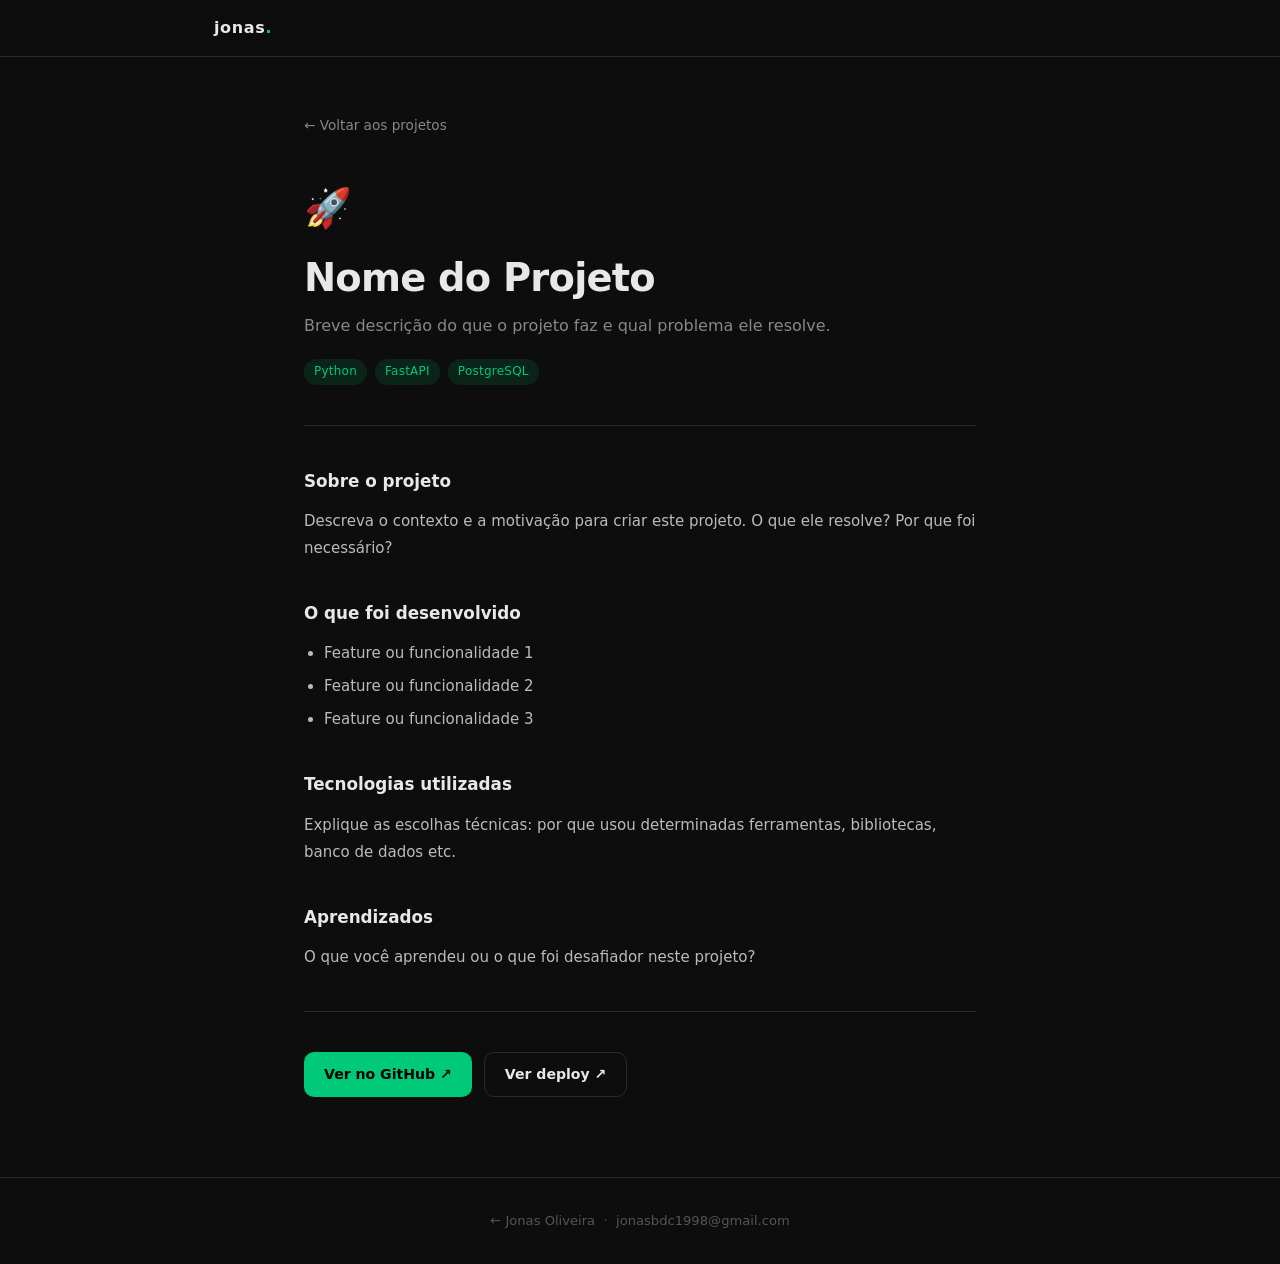
<file: projects/_template.html>
<!DOCTYPE html>
<html lang="pt-BR">
<head>
  <meta charset="UTF-8">
  <meta name="viewport" content="width=device-width, initial-scale=1.0">
  <meta name="description" content="Descrição do projeto">
  <title>Nome do Projeto — Jonas Oliveira</title>
  <link rel="stylesheet" href="../css/styles.css">
  <style>
    .project-page { max-width: 720px; margin: 0 auto; padding: 56px 24px 80px; }
    .back-link {
      display: inline-flex;
      align-items: center;
      gap: 6px;
      color: var(--text-muted);
      font-size: 0.85rem;
      margin-bottom: 40px;
      transition: color var(--transition);
    }
    .back-link:hover { color: var(--accent); text-decoration: none; }
    .project-header { margin-bottom: 40px; }
    .project-page-icon { font-size: 2.4rem; margin-bottom: 16px; display: block; }
    .project-page-title {
      font-size: clamp(1.6rem, 4vw, 2.4rem);
      font-weight: 800;
      letter-spacing: -0.02em;
      line-height: 1.15;
      margin-bottom: 12px;
    }
    .project-page-summary {
      font-size: 1rem;
      color: var(--text-muted);
      line-height: 1.7;
      margin-bottom: 20px;
    }
    .project-meta {
      display: flex;
      flex-wrap: wrap;
      gap: 8px;
      margin-bottom: 32px;
    }
    .project-body { color: #bbb; line-height: 1.8; }
    .project-body h2 {
      font-size: 1.05rem;
      font-weight: 700;
      color: var(--text);
      margin: 36px 0 12px;
    }
    .project-body p { margin-bottom: 16px; }
    .project-body ul { padding-left: 20px; margin-bottom: 16px; }
    .project-body li { margin-bottom: 6px; }
    .project-body a { color: var(--accent); }
    .project-links { display: flex; flex-wrap: wrap; gap: 12px; margin-top: 40px; }
    hr { border: none; border-top: 1px solid var(--border); margin: 40px 0; }
  </style>
</head>
<body>

  <nav>
    <div class="nav-inner">
      <span class="nav-logo">jonas<span>.</span></span>
    </div>
  </nav>

  <div class="project-page">

    <a class="back-link" href="../index.html#projects">← Voltar aos projetos</a>

    <header class="project-header">
      <!-- Substitua o emoji pelo que representar seu projeto -->
      <span class="project-page-icon">🚀</span>

      <!-- Título do projeto -->
      <h1 class="project-page-title">Nome do Projeto</h1>

      <!-- Resumo de uma linha -->
      <p class="project-page-summary">
        Breve descrição do que o projeto faz e qual problema ele resolve.
      </p>

      <!-- Tags de tecnologia -->
      <div class="project-meta tag-list">
        <span class="tag">Python</span>
        <span class="tag">FastAPI</span>
        <span class="tag">PostgreSQL</span>
      </div>
    </header>

    <hr>

    <!-- Corpo do projeto — escreva livremente aqui -->
    <div class="project-body">

      <h2>Sobre o projeto</h2>
      <p>
        Descreva o contexto e a motivação para criar este projeto.
        O que ele resolve? Por que foi necessário?
      </p>

      <h2>O que foi desenvolvido</h2>
      <ul>
        <li>Feature ou funcionalidade 1</li>
        <li>Feature ou funcionalidade 2</li>
        <li>Feature ou funcionalidade 3</li>
      </ul>

      <h2>Tecnologias utilizadas</h2>
      <p>
        Explique as escolhas técnicas: por que usou determinadas ferramentas,
        bibliotecas, banco de dados etc.
      </p>

      <h2>Aprendizados</h2>
      <p>
        O que você aprendeu ou o que foi desafiador neste projeto?
      </p>

    </div>

    <hr>

    <!-- Botões de ação -->
    <div class="project-links">
      <!-- Remova os que não se aplicar -->
      <a class="btn btn-primary" href="https://github.com/withoutcoffee/seu-repositorio" target="_blank" rel="noopener">
        Ver no GitHub ↗
      </a>
      <a class="btn btn-outline" href="https://link-do-deploy.com" target="_blank" rel="noopener">
        Ver deploy ↗
      </a>
    </div>

  </div>

  <footer>
    <div class="container">
      <p>
        <a href="../index.html">← Jonas Oliveira</a>
        &nbsp;·&nbsp;
        <a href="mailto:jonasbdc1998@gmail.com">jonasbdc1998@gmail.com</a>
      </p>
    </div>
  </footer>

</body>
</html>
</file>
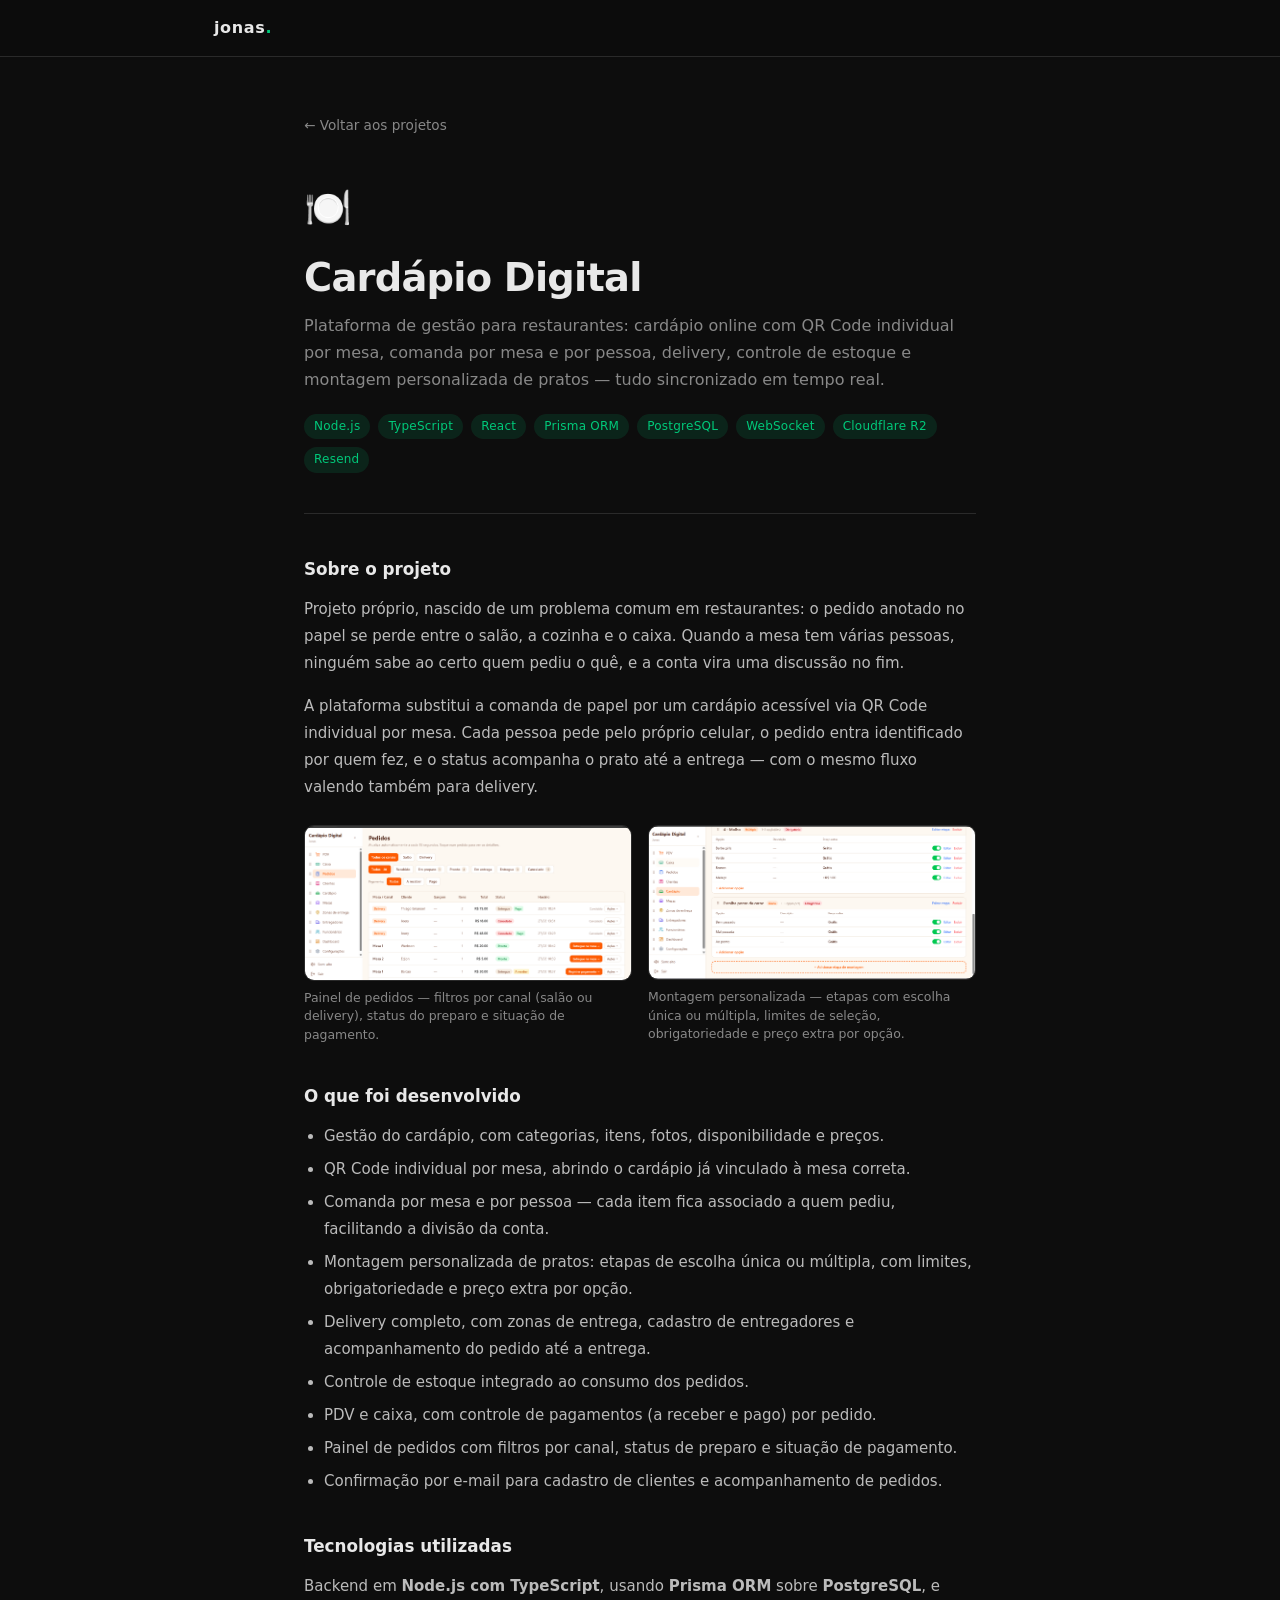
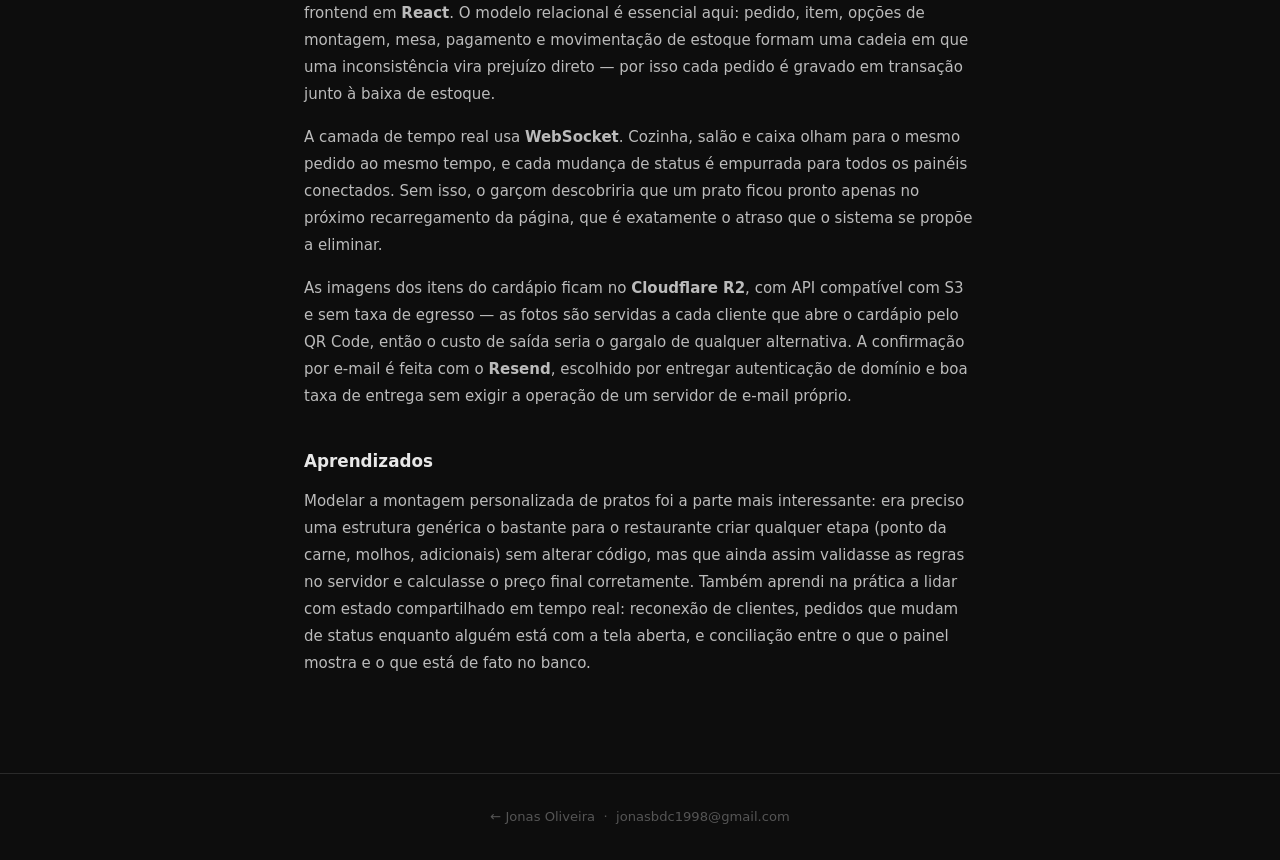
<file: projects/cardapio-digital.html>
<!DOCTYPE html>
<html lang="pt-BR">
<head>
  <meta charset="UTF-8">
  <meta name="viewport" content="width=device-width, initial-scale=1.0">
  <meta name="description" content="Plataforma de cardápio digital para restaurantes — QR Code por mesa, comanda individual, delivery, estoque e montagem de pratos, com atualização em tempo real via WebSocket.">
  <title>Cardápio Digital — Jonas Oliveira</title>
  <link rel="stylesheet" href="../css/styles.css">
  <style>
    .project-page { max-width: 720px; margin: 0 auto; padding: 56px 24px 80px; }
    .back-link {
      display: inline-flex;
      align-items: center;
      gap: 6px;
      color: var(--text-muted);
      font-size: 0.85rem;
      margin-bottom: 40px;
      transition: color var(--transition);
    }
    .back-link:hover { color: var(--accent); text-decoration: none; }
    .project-header { margin-bottom: 40px; }
    .project-page-icon { font-size: 2.4rem; margin-bottom: 16px; display: block; }
    .project-page-title {
      font-size: clamp(1.6rem, 4vw, 2.4rem);
      font-weight: 800;
      letter-spacing: -0.02em;
      line-height: 1.15;
      margin-bottom: 12px;
    }
    .project-page-summary {
      font-size: 1rem;
      color: var(--text-muted);
      line-height: 1.7;
      margin-bottom: 20px;
    }
    .project-meta {
      display: flex;
      flex-wrap: wrap;
      gap: 8px;
      margin-bottom: 32px;
    }
    .project-body { color: #bbb; line-height: 1.8; }
    .project-body h2 {
      font-size: 1.05rem;
      font-weight: 700;
      color: var(--text);
      margin: 36px 0 12px;
    }
    .project-body p { margin-bottom: 16px; }
    .project-body ul { padding-left: 20px; margin-bottom: 16px; }
    .project-body li { margin-bottom: 6px; }
    .project-body a { color: var(--accent); }
    .project-links { display: flex; flex-wrap: wrap; gap: 12px; margin-top: 40px; }
    hr { border: none; border-top: 1px solid var(--border); margin: 40px 0; }
  </style>
</head>
<body>

  <nav>
    <div class="nav-inner">
      <span class="nav-logo">jonas<span>.</span></span>
    </div>
  </nav>

  <div class="project-page">

    <a class="back-link" href="../index.html#projects">← Voltar aos projetos</a>

    <header class="project-header">
      <span class="project-page-icon">🍽️</span>

      <h1 class="project-page-title">Cardápio Digital</h1>

      <p class="project-page-summary">
        Plataforma de gestão para restaurantes: cardápio online com QR Code individual por
        mesa, comanda por mesa e por pessoa, delivery, controle de estoque e montagem
        personalizada de pratos — tudo sincronizado em tempo real.
      </p>

      <div class="project-meta tag-list">
        <span class="tag">Node.js</span>
        <span class="tag">TypeScript</span>
        <span class="tag">React</span>
        <span class="tag">Prisma ORM</span>
        <span class="tag">PostgreSQL</span>
        <span class="tag">WebSocket</span>
        <span class="tag">Cloudflare R2</span>
        <span class="tag">Resend</span>
      </div>
    </header>

    <hr>

    <div class="project-body">

      <h2>Sobre o projeto</h2>
      <p>
        Projeto próprio, nascido de um problema comum em restaurantes: o pedido anotado no
        papel se perde entre o salão, a cozinha e o caixa. Quando a mesa tem várias pessoas,
        ninguém sabe ao certo quem pediu o quê, e a conta vira uma discussão no fim.
      </p>
      <p>
        A plataforma substitui a comanda de papel por um cardápio acessível via QR Code
        individual por mesa. Cada pessoa pede pelo próprio celular, o pedido entra
        identificado por quem fez, e o status acompanha o prato até a entrega — com o mesmo
        fluxo valendo também para delivery.
      </p>

      <div class="project-gallery">
        <figure>
          <img src="../assets/cardapio-pedidos.png"
               alt="Painel de pedidos com filtros por canal, status e pagamento"
               loading="lazy">
          <figcaption>Painel de pedidos — filtros por canal (salão ou delivery), status do preparo e situação de pagamento.</figcaption>
        </figure>
        <figure>
          <img src="../assets/cardapio-montagem.png"
               alt="Editor de etapas de montagem de prato, com opções únicas e múltiplas"
               loading="lazy">
          <figcaption>Montagem personalizada — etapas com escolha única ou múltipla, limites de seleção, obrigatoriedade e preço extra por opção.</figcaption>
        </figure>
      </div>

      <h2>O que foi desenvolvido</h2>
      <ul>
        <li>Gestão do cardápio, com categorias, itens, fotos, disponibilidade e preços.</li>
        <li>QR Code individual por mesa, abrindo o cardápio já vinculado à mesa correta.</li>
        <li>Comanda por mesa e por pessoa — cada item fica associado a quem pediu, facilitando a divisão da conta.</li>
        <li>Montagem personalizada de pratos: etapas de escolha única ou múltipla, com limites, obrigatoriedade e preço extra por opção.</li>
        <li>Delivery completo, com zonas de entrega, cadastro de entregadores e acompanhamento do pedido até a entrega.</li>
        <li>Controle de estoque integrado ao consumo dos pedidos.</li>
        <li>PDV e caixa, com controle de pagamentos (a receber e pago) por pedido.</li>
        <li>Painel de pedidos com filtros por canal, status de preparo e situação de pagamento.</li>
        <li>Confirmação por e-mail para cadastro de clientes e acompanhamento de pedidos.</li>
      </ul>

      <h2>Tecnologias utilizadas</h2>
      <p>
        Backend em <strong>Node.js com TypeScript</strong>, usando <strong>Prisma ORM</strong>
        sobre <strong>PostgreSQL</strong>, e frontend em <strong>React</strong>. O modelo
        relacional é essencial aqui: pedido, item, opções de montagem, mesa, pagamento e
        movimentação de estoque formam uma cadeia em que uma inconsistência vira prejuízo
        direto — por isso cada pedido é gravado em transação junto à baixa de estoque.
      </p>
      <p>
        A camada de tempo real usa <strong>WebSocket</strong>. Cozinha, salão e caixa olham
        para o mesmo pedido ao mesmo tempo, e cada mudança de status é empurrada para todos
        os painéis conectados. Sem isso, o garçom descobriria que um prato ficou pronto
        apenas no próximo recarregamento da página, que é exatamente o atraso que o sistema
        se propõe a eliminar.
      </p>
      <p>
        As imagens dos itens do cardápio ficam no <strong>Cloudflare R2</strong>, com API
        compatível com S3 e sem taxa de egresso — as fotos são servidas a cada cliente que
        abre o cardápio pelo QR Code, então o custo de saída seria o gargalo de qualquer
        alternativa. A confirmação por e-mail é feita com o <strong>Resend</strong>,
        escolhido por entregar autenticação de domínio e boa taxa de entrega sem exigir a
        operação de um servidor de e-mail próprio.
      </p>

      <h2>Aprendizados</h2>
      <p>
        Modelar a montagem personalizada de pratos foi a parte mais interessante: era
        preciso uma estrutura genérica o bastante para o restaurante criar qualquer etapa
        (ponto da carne, molhos, adicionais) sem alterar código, mas que ainda assim
        validasse as regras no servidor e calculasse o preço final corretamente. Também
        aprendi na prática a lidar com estado compartilhado em tempo real: reconexão de
        clientes, pedidos que mudam de status enquanto alguém está com a tela aberta, e
        conciliação entre o que o painel mostra e o que está de fato no banco.
      </p>

    </div>

  </div>

  <footer>
    <div class="container">
      <p>
        <a href="../index.html">← Jonas Oliveira</a>
        &nbsp;·&nbsp;
        <a href="mailto:jonasbdc1998@gmail.com">jonasbdc1998@gmail.com</a>
      </p>
    </div>
  </footer>

</body>
</html>
</file>
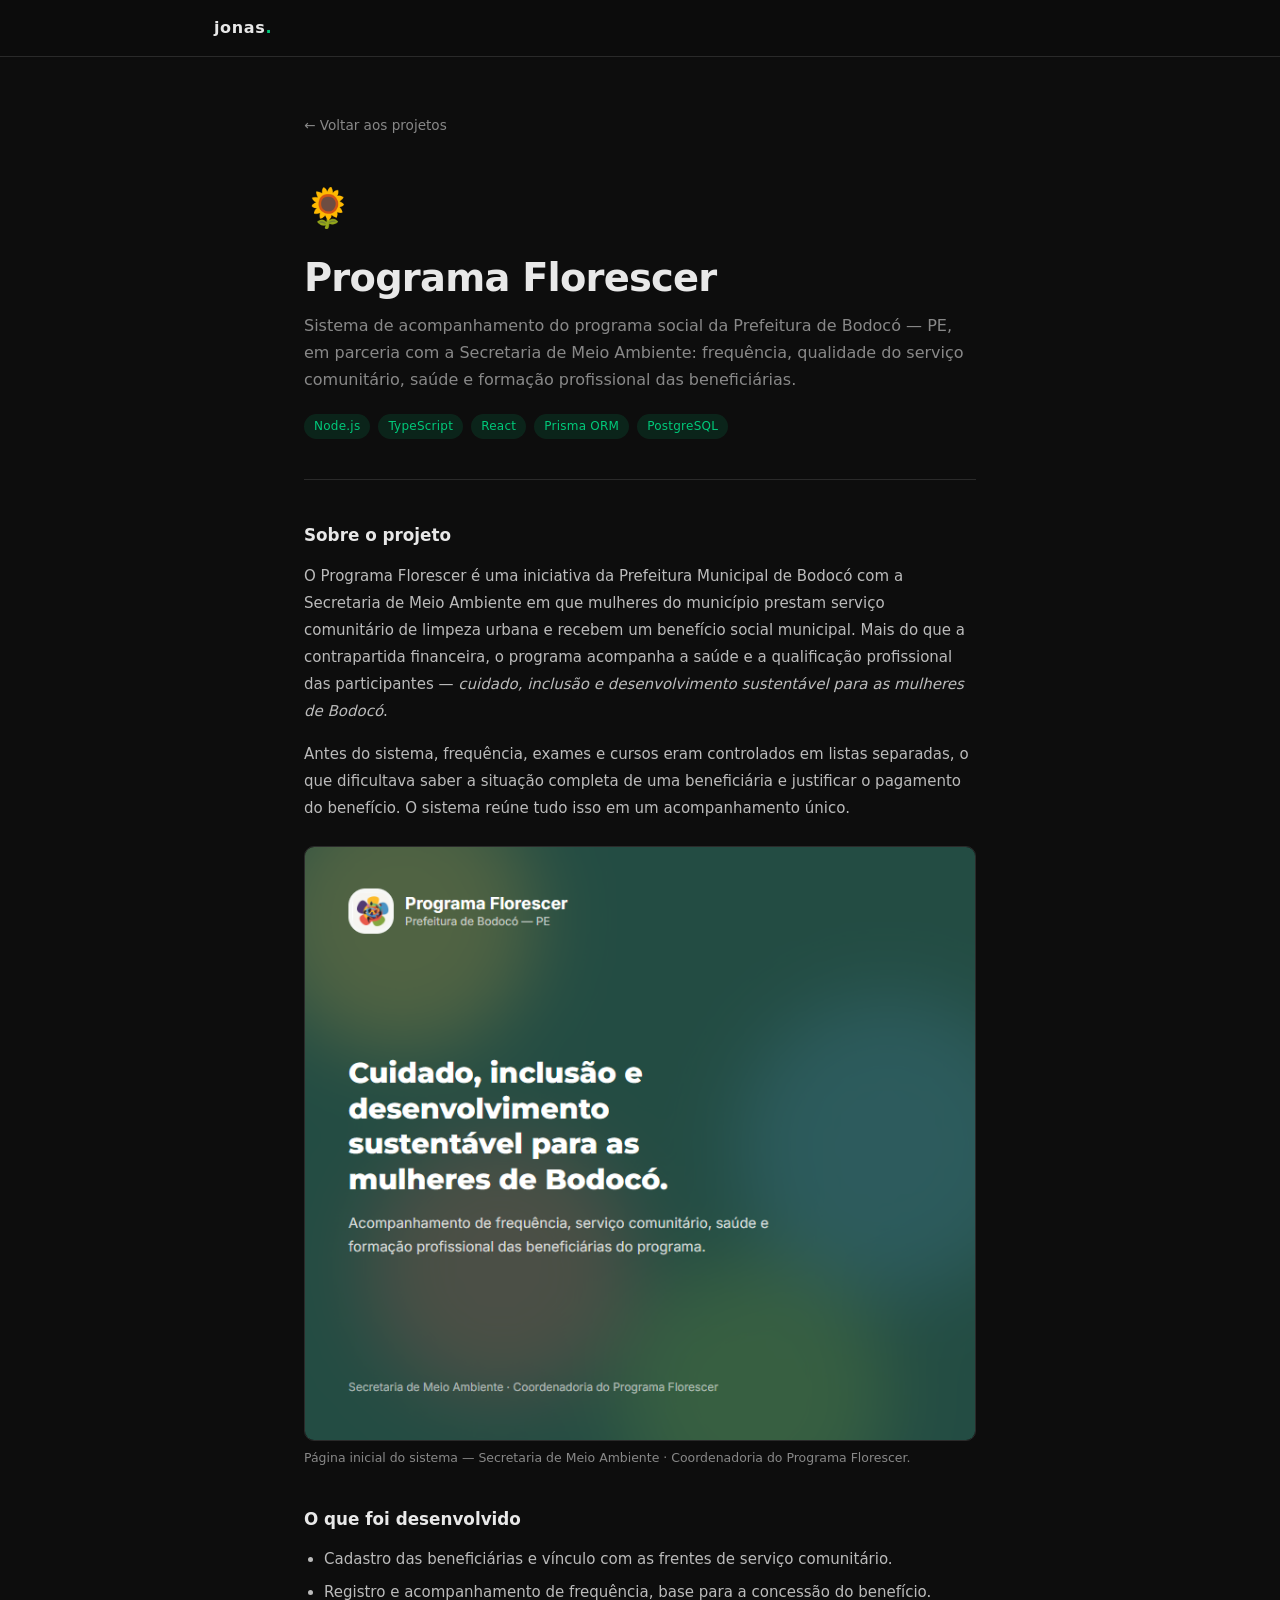
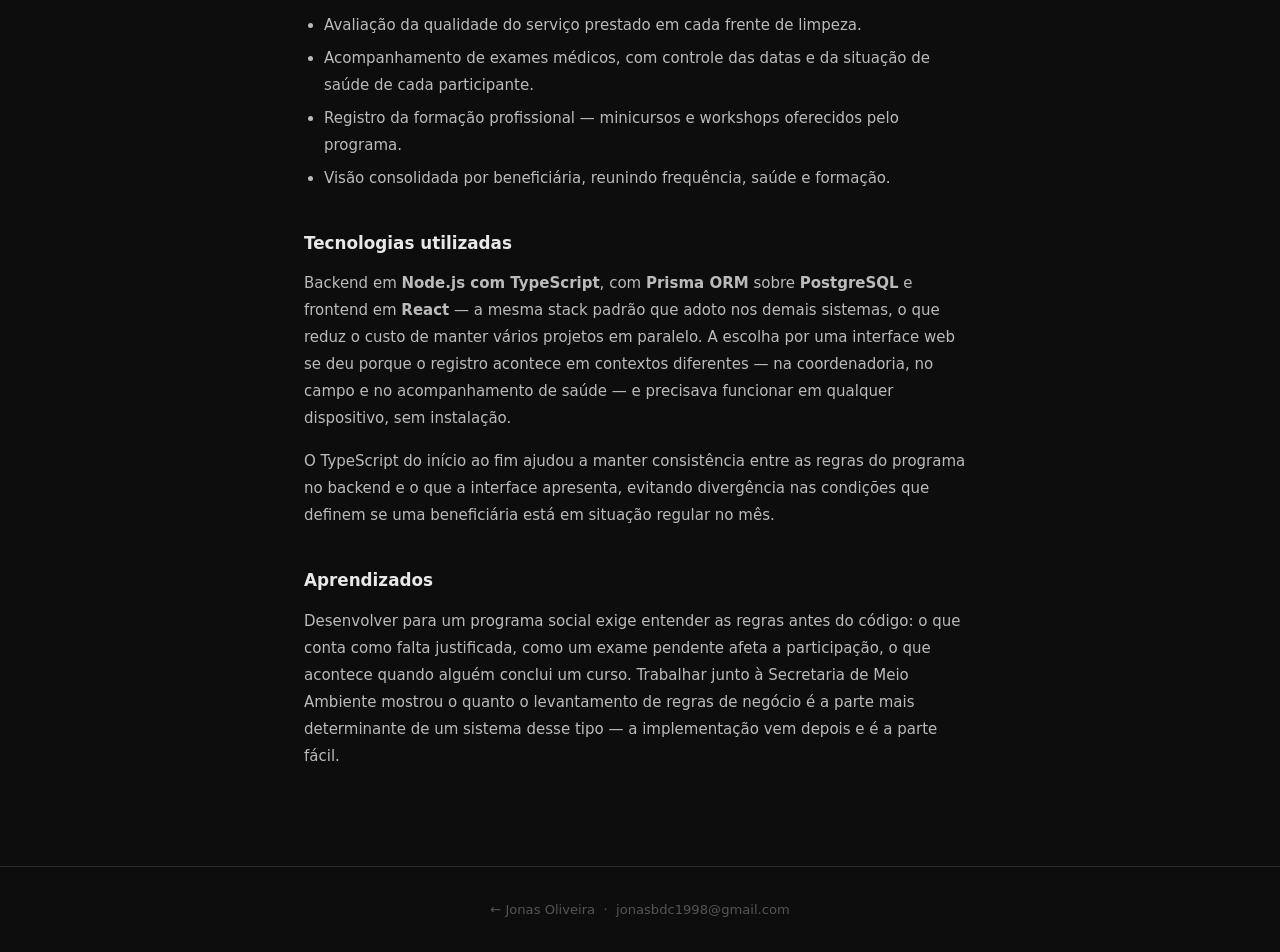
<file: projects/florescer.html>
<!DOCTYPE html>
<html lang="pt-BR">
<head>
  <meta charset="UTF-8">
  <meta name="viewport" content="width=device-width, initial-scale=1.0">
  <meta name="description" content="Sistema de acompanhamento do Programa Florescer da Prefeitura de Bodocó — frequência, serviço comunitário, saúde e formação profissional das beneficiárias.">
  <title>Programa Florescer — Jonas Oliveira</title>
  <link rel="stylesheet" href="../css/styles.css">
  <style>
    .project-page { max-width: 720px; margin: 0 auto; padding: 56px 24px 80px; }
    .back-link {
      display: inline-flex;
      align-items: center;
      gap: 6px;
      color: var(--text-muted);
      font-size: 0.85rem;
      margin-bottom: 40px;
      transition: color var(--transition);
    }
    .back-link:hover { color: var(--accent); text-decoration: none; }
    .project-header { margin-bottom: 40px; }
    .project-page-icon { font-size: 2.4rem; margin-bottom: 16px; display: block; }
    .project-page-title {
      font-size: clamp(1.6rem, 4vw, 2.4rem);
      font-weight: 800;
      letter-spacing: -0.02em;
      line-height: 1.15;
      margin-bottom: 12px;
    }
    .project-page-summary {
      font-size: 1rem;
      color: var(--text-muted);
      line-height: 1.7;
      margin-bottom: 20px;
    }
    .project-meta {
      display: flex;
      flex-wrap: wrap;
      gap: 8px;
      margin-bottom: 32px;
    }
    .project-body { color: #bbb; line-height: 1.8; }
    .project-body h2 {
      font-size: 1.05rem;
      font-weight: 700;
      color: var(--text);
      margin: 36px 0 12px;
    }
    .project-body p { margin-bottom: 16px; }
    .project-body ul { padding-left: 20px; margin-bottom: 16px; }
    .project-body li { margin-bottom: 6px; }
    .project-body a { color: var(--accent); }
    .project-links { display: flex; flex-wrap: wrap; gap: 12px; margin-top: 40px; }
    hr { border: none; border-top: 1px solid var(--border); margin: 40px 0; }
  </style>
</head>
<body>

  <nav>
    <div class="nav-inner">
      <span class="nav-logo">jonas<span>.</span></span>
    </div>
  </nav>

  <div class="project-page">

    <a class="back-link" href="../index.html#projects">← Voltar aos projetos</a>

    <header class="project-header">
      <span class="project-page-icon">🌻</span>

      <h1 class="project-page-title">Programa Florescer</h1>

      <p class="project-page-summary">
        Sistema de acompanhamento do programa social da Prefeitura de Bodocó — PE, em
        parceria com a Secretaria de Meio Ambiente: frequência, qualidade do serviço
        comunitário, saúde e formação profissional das beneficiárias.
      </p>

      <div class="project-meta tag-list">
        <span class="tag">Node.js</span>
        <span class="tag">TypeScript</span>
        <span class="tag">React</span>
        <span class="tag">Prisma ORM</span>
        <span class="tag">PostgreSQL</span>
      </div>
    </header>

    <hr>

    <div class="project-body">

      <h2>Sobre o projeto</h2>
      <p>
        O Programa Florescer é uma iniciativa da Prefeitura Municipal de Bodocó com a
        Secretaria de Meio Ambiente em que mulheres do município prestam serviço
        comunitário de limpeza urbana e recebem um benefício social municipal. Mais do que
        a contrapartida financeira, o programa acompanha a saúde e a qualificação
        profissional das participantes — <em>cuidado, inclusão e desenvolvimento
        sustentável para as mulheres de Bodocó</em>.
      </p>
      <p>
        Antes do sistema, frequência, exames e cursos eram controlados em listas separadas,
        o que dificultava saber a situação completa de uma beneficiária e justificar o
        pagamento do benefício. O sistema reúne tudo isso em um acompanhamento único.
      </p>

      <div class="project-gallery">
        <figure>
          <img src="../assets/florescer-home.png"
               alt="Página inicial do Programa Florescer com o lema do programa"
               loading="lazy">
          <figcaption>Página inicial do sistema — Secretaria de Meio Ambiente · Coordenadoria do Programa Florescer.</figcaption>
        </figure>
      </div>

      <h2>O que foi desenvolvido</h2>
      <ul>
        <li>Cadastro das beneficiárias e vínculo com as frentes de serviço comunitário.</li>
        <li>Registro e acompanhamento de frequência, base para a concessão do benefício.</li>
        <li>Avaliação da qualidade do serviço prestado em cada frente de limpeza.</li>
        <li>Acompanhamento de exames médicos, com controle das datas e da situação de saúde de cada participante.</li>
        <li>Registro da formação profissional — minicursos e workshops oferecidos pelo programa.</li>
        <li>Visão consolidada por beneficiária, reunindo frequência, saúde e formação.</li>
      </ul>

      <h2>Tecnologias utilizadas</h2>
      <p>
        Backend em <strong>Node.js com TypeScript</strong>, com <strong>Prisma ORM</strong>
        sobre <strong>PostgreSQL</strong> e frontend em <strong>React</strong> — a mesma stack
        padrão que adoto nos demais sistemas, o que reduz o custo de manter vários projetos
        em paralelo. A escolha por uma interface web se deu porque o
        registro acontece em contextos diferentes — na coordenadoria, no campo e no
        acompanhamento de saúde — e precisava funcionar em qualquer dispositivo, sem
        instalação.
      </p>
      <p>
        O TypeScript do início ao fim ajudou a manter consistência entre as regras do
        programa no backend e o que a interface apresenta, evitando divergência nas
        condições que definem se uma beneficiária está em situação regular no mês.
      </p>

      <h2>Aprendizados</h2>
      <p>
        Desenvolver para um programa social exige entender as regras antes do código: o que
        conta como falta justificada, como um exame pendente afeta a participação, o que
        acontece quando alguém conclui um curso. Trabalhar junto à Secretaria de Meio
        Ambiente mostrou o quanto o levantamento de regras de negócio é a parte mais
        determinante de um sistema desse tipo — a implementação vem depois e é a parte
        fácil.
      </p>

    </div>

  </div>

  <footer>
    <div class="container">
      <p>
        <a href="../index.html">← Jonas Oliveira</a>
        &nbsp;·&nbsp;
        <a href="mailto:jonasbdc1998@gmail.com">jonasbdc1998@gmail.com</a>
      </p>
    </div>
  </footer>

</body>
</html>
</file>
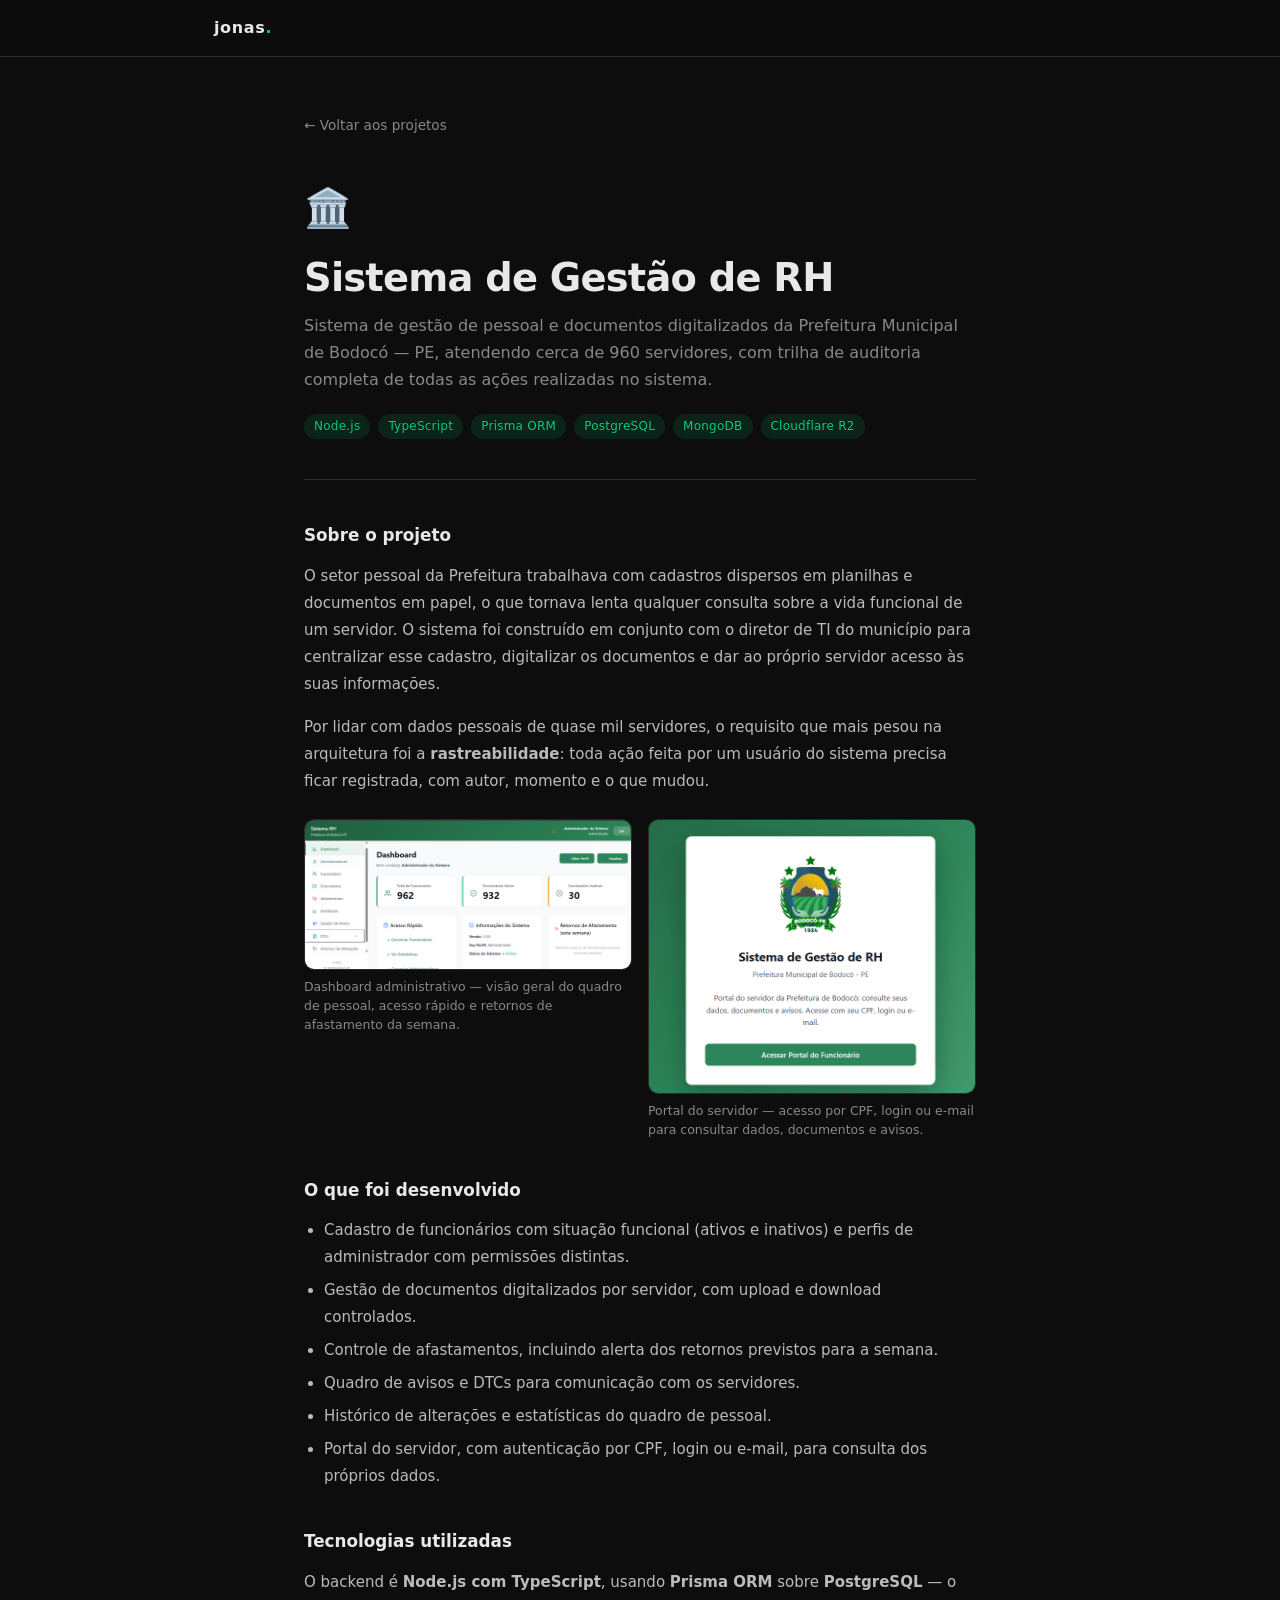
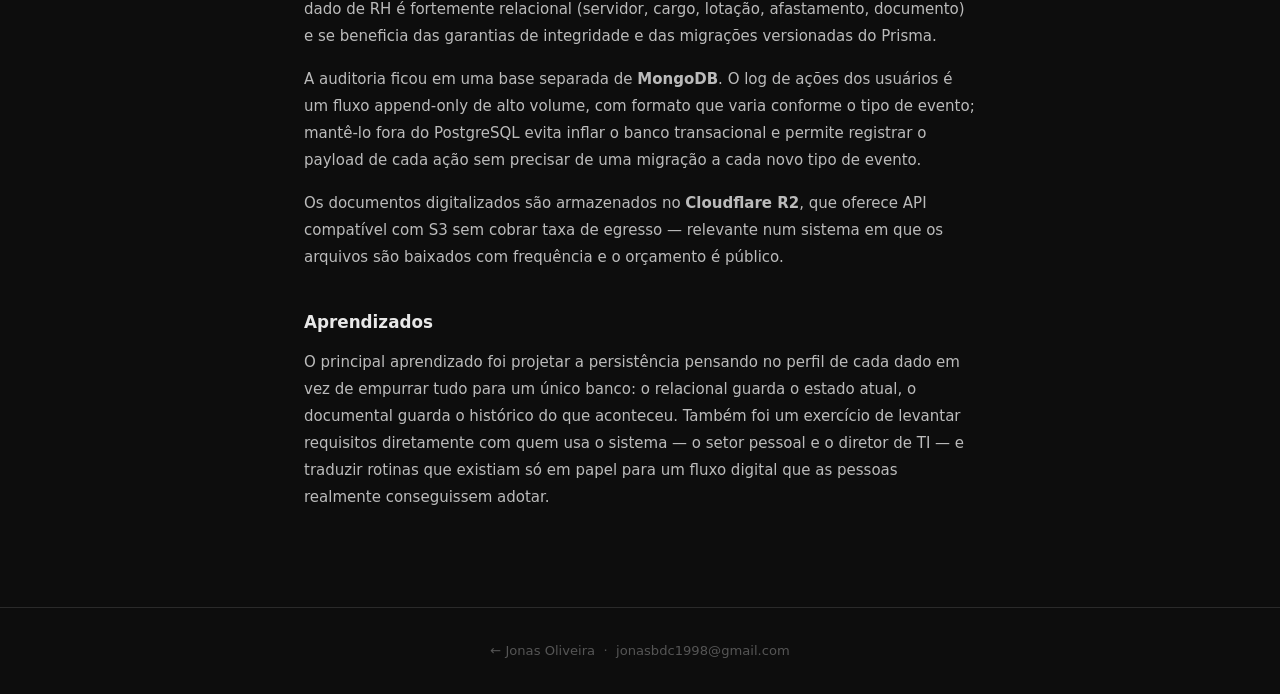
<file: projects/sistema-rh.html>
<!DOCTYPE html>
<html lang="pt-BR">
<head>
  <meta charset="UTF-8">
  <meta name="viewport" content="width=device-width, initial-scale=1.0">
  <meta name="description" content="Sistema de gestão de pessoal e documentos digitalizados da Prefeitura de Bodocó — Node.js, TypeScript, Prisma, PostgreSQL, MongoDB e Cloudflare R2.">
  <title>Sistema de Gestão de RH — Jonas Oliveira</title>
  <link rel="stylesheet" href="../css/styles.css">
  <style>
    .project-page { max-width: 720px; margin: 0 auto; padding: 56px 24px 80px; }
    .back-link {
      display: inline-flex;
      align-items: center;
      gap: 6px;
      color: var(--text-muted);
      font-size: 0.85rem;
      margin-bottom: 40px;
      transition: color var(--transition);
    }
    .back-link:hover { color: var(--accent); text-decoration: none; }
    .project-header { margin-bottom: 40px; }
    .project-page-icon { font-size: 2.4rem; margin-bottom: 16px; display: block; }
    .project-page-title {
      font-size: clamp(1.6rem, 4vw, 2.4rem);
      font-weight: 800;
      letter-spacing: -0.02em;
      line-height: 1.15;
      margin-bottom: 12px;
    }
    .project-page-summary {
      font-size: 1rem;
      color: var(--text-muted);
      line-height: 1.7;
      margin-bottom: 20px;
    }
    .project-meta {
      display: flex;
      flex-wrap: wrap;
      gap: 8px;
      margin-bottom: 32px;
    }
    .project-body { color: #bbb; line-height: 1.8; }
    .project-body h2 {
      font-size: 1.05rem;
      font-weight: 700;
      color: var(--text);
      margin: 36px 0 12px;
    }
    .project-body p { margin-bottom: 16px; }
    .project-body ul { padding-left: 20px; margin-bottom: 16px; }
    .project-body li { margin-bottom: 6px; }
    .project-body a { color: var(--accent); }
    .project-links { display: flex; flex-wrap: wrap; gap: 12px; margin-top: 40px; }
    hr { border: none; border-top: 1px solid var(--border); margin: 40px 0; }
  </style>
</head>
<body>

  <nav>
    <div class="nav-inner">
      <span class="nav-logo">jonas<span>.</span></span>
    </div>
  </nav>

  <div class="project-page">

    <a class="back-link" href="../index.html#projects">← Voltar aos projetos</a>

    <header class="project-header">
      <span class="project-page-icon">🏛️</span>

      <h1 class="project-page-title">Sistema de Gestão de RH</h1>

      <p class="project-page-summary">
        Sistema de gestão de pessoal e documentos digitalizados da Prefeitura Municipal
        de Bodocó — PE, atendendo cerca de 960 servidores, com trilha de auditoria
        completa de todas as ações realizadas no sistema.
      </p>

      <div class="project-meta tag-list">
        <span class="tag">Node.js</span>
        <span class="tag">TypeScript</span>
        <span class="tag">Prisma ORM</span>
        <span class="tag">PostgreSQL</span>
        <span class="tag">MongoDB</span>
        <span class="tag">Cloudflare R2</span>
      </div>
    </header>

    <hr>

    <div class="project-body">

      <h2>Sobre o projeto</h2>
      <p>
        O setor pessoal da Prefeitura trabalhava com cadastros dispersos em planilhas e
        documentos em papel, o que tornava lenta qualquer consulta sobre a vida funcional
        de um servidor. O sistema foi construído em conjunto com o diretor de TI do
        município para centralizar esse cadastro, digitalizar os documentos e dar ao
        próprio servidor acesso às suas informações.
      </p>
      <p>
        Por lidar com dados pessoais de quase mil servidores, o requisito que mais pesou
        na arquitetura foi a <strong>rastreabilidade</strong>: toda ação feita por um
        usuário do sistema precisa ficar registrada, com autor, momento e o que mudou.
      </p>

      <div class="project-gallery">
        <figure>
          <img src="../assets/sistema-rh-dashboard.png"
               alt="Dashboard administrativo do Sistema RH com totais de funcionários ativos e inativos"
               loading="lazy">
          <figcaption>Dashboard administrativo — visão geral do quadro de pessoal, acesso rápido e retornos de afastamento da semana.</figcaption>
        </figure>
        <figure>
          <img src="../assets/sistema-rh-portal.png"
               alt="Tela de entrada do portal do servidor, com login por CPF"
               loading="lazy">
          <figcaption>Portal do servidor — acesso por CPF, login ou e-mail para consultar dados, documentos e avisos.</figcaption>
        </figure>
      </div>

      <h2>O que foi desenvolvido</h2>
      <ul>
        <li>Cadastro de funcionários com situação funcional (ativos e inativos) e perfis de administrador com permissões distintas.</li>
        <li>Gestão de documentos digitalizados por servidor, com upload e download controlados.</li>
        <li>Controle de afastamentos, incluindo alerta dos retornos previstos para a semana.</li>
        <li>Quadro de avisos e DTCs para comunicação com os servidores.</li>
        <li>Histórico de alterações e estatísticas do quadro de pessoal.</li>
        <li>Portal do servidor, com autenticação por CPF, login ou e-mail, para consulta dos próprios dados.</li>
      </ul>

      <h2>Tecnologias utilizadas</h2>
      <p>
        O backend é <strong>Node.js com TypeScript</strong>, usando <strong>Prisma ORM</strong>
        sobre <strong>PostgreSQL</strong> — o dado de RH é fortemente relacional (servidor,
        cargo, lotação, afastamento, documento) e se beneficia das garantias de integridade
        e das migrações versionadas do Prisma.
      </p>
      <p>
        A auditoria ficou em uma base separada de <strong>MongoDB</strong>. O log de ações dos
        usuários é um fluxo append-only de alto volume, com formato que varia conforme o tipo
        de evento; mantê-lo fora do PostgreSQL evita inflar o banco transacional e permite
        registrar o payload de cada ação sem precisar de uma migração a cada novo tipo de evento.
      </p>
      <p>
        Os documentos digitalizados são armazenados no <strong>Cloudflare R2</strong>, que
        oferece API compatível com S3 sem cobrar taxa de egresso — relevante num sistema em
        que os arquivos são baixados com frequência e o orçamento é público.
      </p>

      <h2>Aprendizados</h2>
      <p>
        O principal aprendizado foi projetar a persistência pensando no perfil de cada dado em
        vez de empurrar tudo para um único banco: o relacional guarda o estado atual, o
        documental guarda o histórico do que aconteceu. Também foi um exercício de levantar
        requisitos diretamente com quem usa o sistema — o setor pessoal e o diretor de TI —
        e traduzir rotinas que existiam só em papel para um fluxo digital que as pessoas
        realmente conseguissem adotar.
      </p>

    </div>

  </div>

  <footer>
    <div class="container">
      <p>
        <a href="../index.html">← Jonas Oliveira</a>
        &nbsp;·&nbsp;
        <a href="mailto:jonasbdc1998@gmail.com">jonasbdc1998@gmail.com</a>
      </p>
    </div>
  </footer>

</body>
</html>
</file>
<file: css/styles.css>
/* ===== RESET & BASE ===== */
*, *::before, *::after { box-sizing: border-box; margin: 0; padding: 0; }

:root {
  --bg: #0d0d0d;
  --bg-card: #161616;
  --bg-card-hover: #1e1e1e;
  --border: #2a2a2a;
  --accent: #00c97a;
  --accent-dim: rgba(0, 201, 122, 0.12);
  --text: #e8e8e8;
  --text-muted: #888;
  --text-dim: #555;
  --radius: 10px;
  --transition: 0.22s ease;
}

html { scroll-behavior: smooth; }

body {
  background: var(--bg);
  color: var(--text);
  font-family: 'Inter', 'Segoe UI', system-ui, sans-serif;
  font-size: 15px;
  line-height: 1.65;
}

a { color: var(--accent); text-decoration: none; }
a:hover { text-decoration: underline; }

/* ===== LAYOUT ===== */
.container {
  max-width: 900px;
  margin: 0 auto;
  padding: 0 24px;
}

section { padding: 72px 0; }

.section-title {
  font-size: 1.1rem;
  font-weight: 600;
  letter-spacing: 0.12em;
  text-transform: uppercase;
  color: var(--accent);
  margin-bottom: 40px;
  display: flex;
  align-items: center;
  gap: 14px;
}

.section-title::after {
  content: '';
  flex: 1;
  height: 1px;
  background: var(--border);
}

/* ===== NAV ===== */
nav {
  position: sticky;
  top: 0;
  z-index: 100;
  background: rgba(13, 13, 13, 0.88);
  backdrop-filter: blur(12px);
  border-bottom: 1px solid var(--border);
}

.nav-inner {
  max-width: 900px;
  margin: 0 auto;
  padding: 0 24px;
  height: 56px;
  display: flex;
  align-items: center;
  justify-content: space-between;
}

.nav-logo {
  font-weight: 700;
  font-size: 1rem;
  color: var(--text);
  letter-spacing: 0.04em;
}

.nav-logo span { color: var(--accent); }

.nav-links {
  display: flex;
  gap: 28px;
  list-style: none;
}

.nav-links a {
  color: var(--text-muted);
  font-size: 0.88rem;
  font-weight: 500;
  transition: color var(--transition);
}

.nav-links a:hover { color: var(--text); text-decoration: none; }

/* ===== HERO ===== */
#hero {
  padding: 96px 0 80px;
  border-bottom: 1px solid var(--border);
}

.hero-eyebrow {
  font-size: 0.85rem;
  color: var(--accent);
  font-weight: 500;
  letter-spacing: 0.1em;
  text-transform: uppercase;
  margin-bottom: 16px;
}

.hero-name {
  font-size: clamp(2.2rem, 5vw, 3.4rem);
  font-weight: 800;
  line-height: 1.1;
  margin-bottom: 16px;
  letter-spacing: -0.02em;
}

.hero-title {
  font-size: 1.15rem;
  color: var(--text-muted);
  margin-bottom: 28px;
}

.hero-about {
  max-width: 680px;
  color: #aaa;
  font-size: 0.95rem;
  line-height: 1.75;
  margin-bottom: 36px;
}

.hero-links {
  display: flex;
  flex-wrap: wrap;
  gap: 12px;
}

.btn {
  display: inline-flex;
  align-items: center;
  gap: 8px;
  padding: 10px 20px;
  border-radius: var(--radius);
  font-size: 0.88rem;
  font-weight: 600;
  transition: all var(--transition);
  cursor: pointer;
  border: none;
}

.btn-primary {
  background: var(--accent);
  color: #000;
}

.btn-primary:hover {
  background: #00e88a;
  text-decoration: none;
  transform: translateY(-1px);
}

.btn-outline {
  background: transparent;
  color: var(--text);
  border: 1px solid var(--border);
}

.btn-outline:hover {
  border-color: var(--accent);
  color: var(--accent);
  text-decoration: none;
  transform: translateY(-1px);
}

/* ===== ABOUT / CONTACT ===== */
.contact-grid {
  display: grid;
  grid-template-columns: repeat(auto-fit, minmax(200px, 1fr));
  gap: 16px;
}

.contact-item {
  background: var(--bg-card);
  border: 1px solid var(--border);
  border-radius: var(--radius);
  padding: 16px 20px;
  display: flex;
  flex-direction: column;
  gap: 4px;
}

.contact-label {
  font-size: 0.75rem;
  color: var(--text-dim);
  text-transform: uppercase;
  letter-spacing: 0.08em;
}

.contact-value {
  font-size: 0.92rem;
  color: var(--text);
  font-weight: 500;
}

.contact-value a { color: var(--text); }
.contact-value a:hover { color: var(--accent); text-decoration: none; }

/* ===== EXPERIENCE ===== */
.timeline { display: flex; flex-direction: column; gap: 0; }

.timeline-item {
  display: grid;
  grid-template-columns: 180px 1fr;
  gap: 0 32px;
  position: relative;
  padding-bottom: 40px;
}

.timeline-item:last-child { padding-bottom: 0; }

.timeline-meta {
  padding-top: 2px;
  text-align: right;
}

.timeline-date {
  font-size: 0.8rem;
  color: var(--text-dim);
  line-height: 1.4;
}

.timeline-current {
  font-size: 0.75rem;
  color: var(--accent);
  font-weight: 600;
  margin-top: 4px;
  display: block;
}

.timeline-body {
  border-left: 2px solid var(--border);
  padding-left: 28px;
  position: relative;
}

.timeline-body::before {
  content: '';
  position: absolute;
  left: -5px;
  top: 6px;
  width: 8px;
  height: 8px;
  border-radius: 50%;
  background: var(--accent);
  border: 2px solid var(--bg);
}

.timeline-role {
  font-size: 1rem;
  font-weight: 700;
  color: var(--text);
  line-height: 1.3;
  margin-bottom: 2px;
}

.timeline-company {
  font-size: 0.88rem;
  color: var(--accent);
  margin-bottom: 12px;
}

.timeline-desc {
  font-size: 0.88rem;
  color: #999;
  line-height: 1.7;
}

.timeline-desc li { margin-bottom: 4px; padding-left: 4px; }
.timeline-desc ul { list-style: none; padding-left: 0; }
.timeline-desc ul li::before { content: "→ "; color: var(--accent); }

.tag-list {
  display: flex;
  flex-wrap: wrap;
  gap: 6px;
  margin-top: 12px;
}

.tag {
  font-size: 0.75rem;
  padding: 3px 10px;
  border-radius: 100px;
  background: var(--accent-dim);
  color: var(--accent);
  font-weight: 500;
  letter-spacing: 0.02em;
}

/* ===== EDUCATION ===== */
.edu-grid {
  display: grid;
  grid-template-columns: repeat(auto-fit, minmax(280px, 1fr));
  gap: 16px;
}

.edu-card {
  background: var(--bg-card);
  border: 1px solid var(--border);
  border-radius: var(--radius);
  padding: 24px;
  transition: border-color var(--transition);
}

.edu-card:hover { border-color: var(--accent); }

.edu-degree {
  font-size: 0.95rem;
  font-weight: 700;
  margin-bottom: 6px;
}

.edu-institution {
  font-size: 0.85rem;
  color: var(--accent);
  margin-bottom: 4px;
}

.edu-type {
  font-size: 0.78rem;
  color: var(--text-dim);
}

/* ===== SKILLS ===== */
.skills-grid {
  display: grid;
  grid-template-columns: repeat(auto-fit, minmax(240px, 1fr));
  gap: 16px;
}

.skill-card {
  background: var(--bg-card);
  border: 1px solid var(--border);
  border-radius: var(--radius);
  padding: 20px;
  transition: border-color var(--transition);
}

.skill-card:hover { border-color: var(--border); }

.skill-category {
  font-size: 0.78rem;
  font-weight: 600;
  color: var(--accent);
  text-transform: uppercase;
  letter-spacing: 0.1em;
  margin-bottom: 12px;
}

.skill-items {
  display: flex;
  flex-wrap: wrap;
  gap: 6px;
}

/* ===== PROJECTS ===== */
#projects { border-top: 1px solid var(--border); }

.projects-grid {
  display: grid;
  grid-template-columns: repeat(auto-fill, minmax(280px, 1fr));
  gap: 20px;
}

.project-card {
  background: var(--bg-card);
  border: 1px solid var(--border);
  border-radius: var(--radius);
  display: flex;
  flex-direction: column;
  overflow: hidden;
  transition: border-color var(--transition), transform var(--transition), box-shadow var(--transition);
}

.project-card:hover {
  border-color: var(--accent);
  transform: translateY(-3px);
  box-shadow: 0 8px 32px rgba(0, 201, 122, 0.08);
}

.project-card-content {
  padding: 24px;
  display: flex;
  flex-direction: column;
  gap: 12px;
  flex: 1;
}

.project-cover {
  display: block;
  width: 100%;
  aspect-ratio: 16 / 9;
  object-fit: cover;
  object-position: top left;
  border-bottom: 1px solid var(--border);
  transition: filter var(--transition);
}

.project-card:hover .project-cover { filter: brightness(1.08); }

/* Galeria de capturas nas páginas de detalhe */
.project-gallery {
  display: grid;
  grid-template-columns: repeat(auto-fit, minmax(280px, 1fr));
  gap: 16px;
  margin: 24px 0;
}

.project-gallery figure { margin: 0; }

.project-gallery img {
  display: block;
  width: 100%;
  height: auto;
  border: 1px solid var(--border);
  border-radius: var(--radius);
}

.project-gallery figcaption {
  font-size: 0.78rem;
  color: var(--text-muted);
  margin-top: 8px;
  line-height: 1.5;
}

.project-card-header {
  display: flex;
  align-items: flex-start;
  justify-content: space-between;
  gap: 8px;
}

.project-icon {
  font-size: 1.4rem;
  line-height: 1;
}

.project-link-icon {
  color: var(--text-dim);
  font-size: 0.85rem;
  transition: color var(--transition);
  flex-shrink: 0;
}

.project-card:hover .project-link-icon { color: var(--accent); }

.project-title {
  font-size: 1rem;
  font-weight: 700;
  color: var(--text);
  line-height: 1.3;
}

.project-summary {
  font-size: 0.86rem;
  color: var(--text-muted);
  line-height: 1.65;
  flex: 1;
}

.project-footer {
  display: flex;
  align-items: center;
  justify-content: space-between;
  margin-top: 4px;
}

.project-tags { display: flex; flex-wrap: wrap; gap: 5px; }

.project-btn {
  font-size: 0.8rem;
  font-weight: 600;
  color: var(--accent);
  display: inline-flex;
  align-items: center;
  gap: 5px;
  white-space: nowrap;
  transition: gap var(--transition);
}

.project-btn:hover { gap: 8px; text-decoration: none; }

.projects-empty {
  color: var(--text-dim);
  font-size: 0.9rem;
  border: 1px dashed var(--border);
  border-radius: var(--radius);
  padding: 40px;
  text-align: center;
}

/* ===== FOOTER ===== */
footer {
  border-top: 1px solid var(--border);
  padding: 32px 0;
  text-align: center;
  color: var(--text-dim);
  font-size: 0.82rem;
}

footer a { color: var(--text-dim); }
footer a:hover { color: var(--accent); text-decoration: none; }

/* ===== RESPONSIVE ===== */
@media (max-width: 640px) {
  .timeline-item {
    grid-template-columns: 1fr;
    gap: 4px 0;
  }

  .timeline-meta {
    text-align: left;
    padding-left: 28px;
    padding-bottom: 6px;
    border-left: 2px solid var(--border);
    position: relative;
  }

  .timeline-meta::before {
    content: '';
    position: absolute;
    left: -5px;
    top: 6px;
    width: 8px;
    height: 8px;
    border-radius: 50%;
    background: var(--accent);
    border: 2px solid var(--bg);
  }

  .timeline-body {
    border-left: 2px solid var(--border);
    margin-left: 0;
  }

  .timeline-body::before { display: none; }

  .project-gallery { grid-template-columns: 1fr; }

  .nav-links { display: none; }
}
</file>
